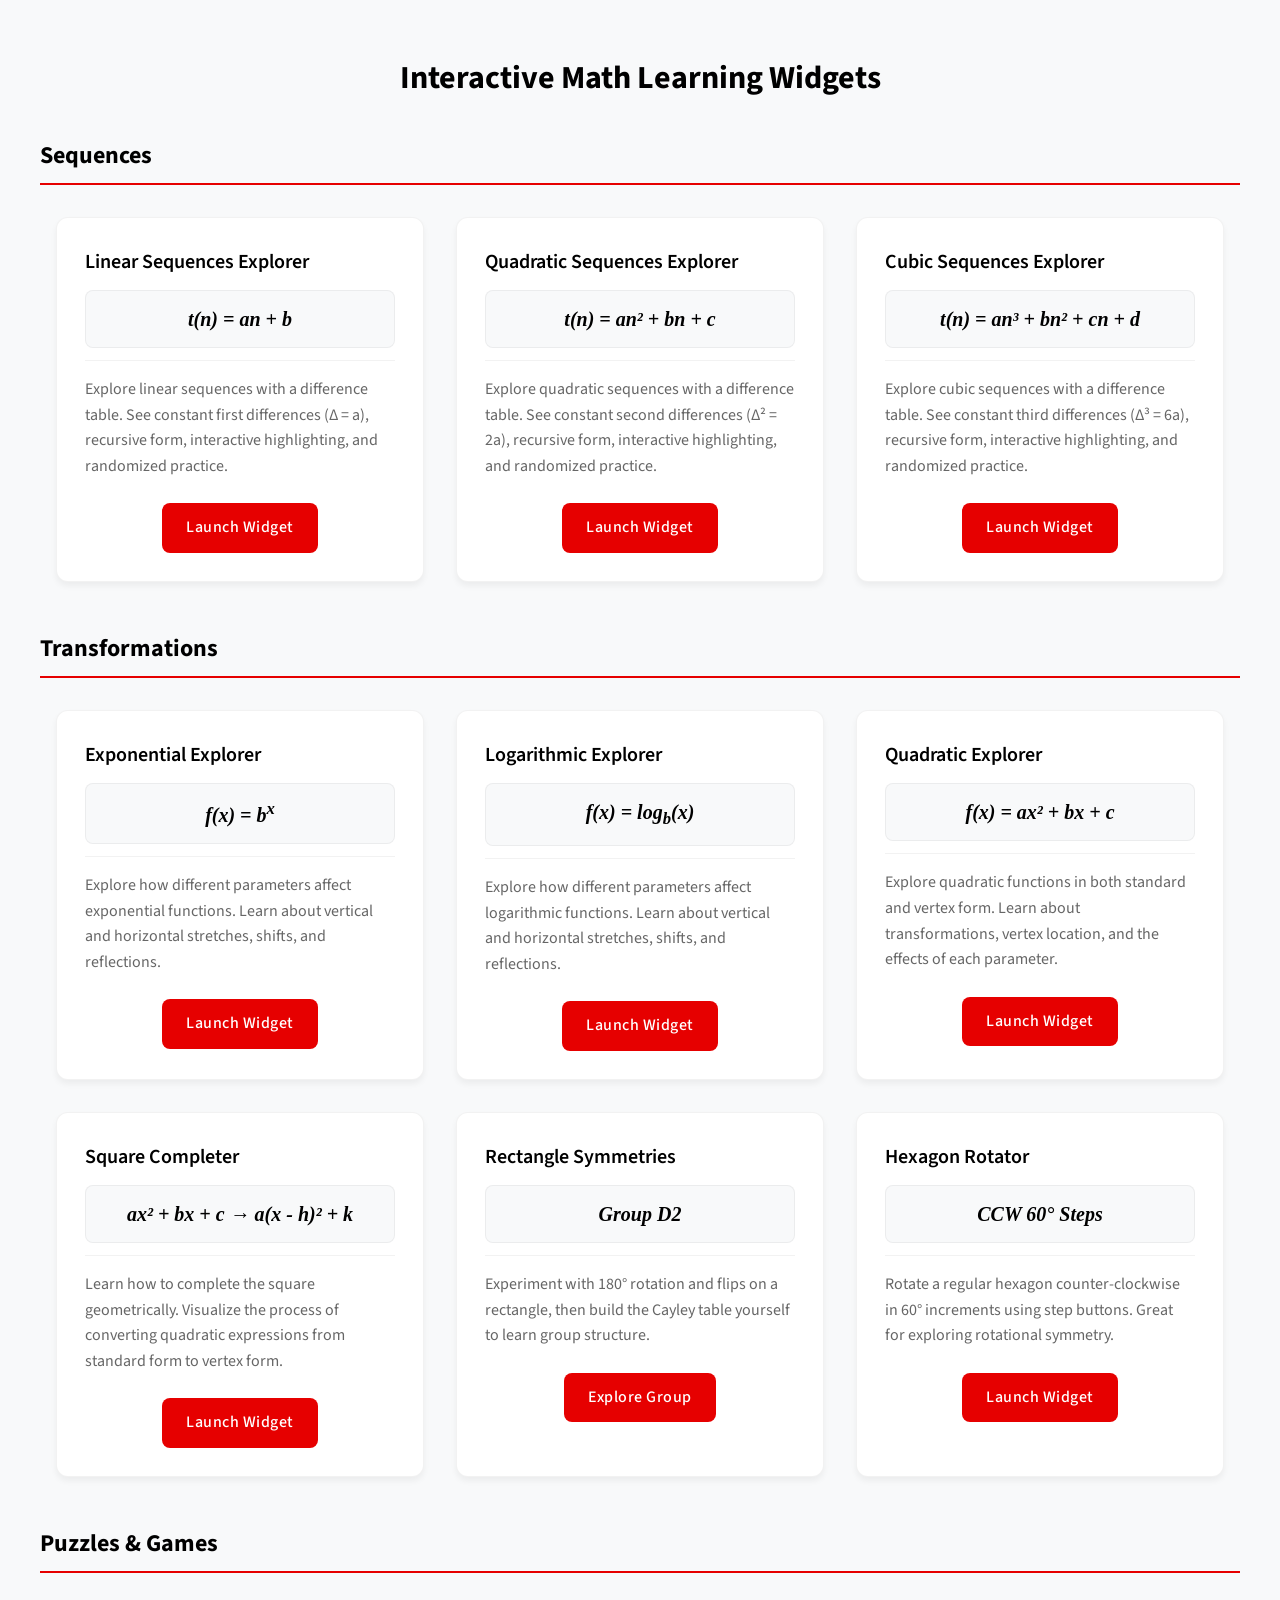
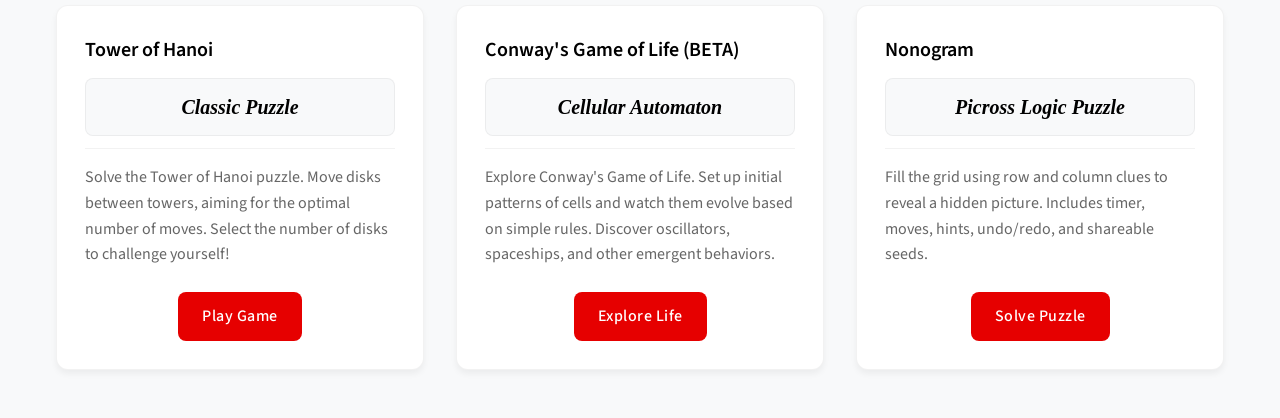
<file: index.html>
<!DOCTYPE html>
<html lang="en">

  <head>
    <meta charset="UTF-8" />
    <meta name="viewport" content="width=device-width, initial-scale=1.0" />
    <title>Math Learning Widgets</title>
    <link rel="preconnect" href="https://fonts.googleapis.com">
    <link rel="preconnect" href="https://fonts.gstatic.com" crossorigin>
    <link
      href="https://fonts.googleapis.com/css2?family=Source+Sans+Pro:wght@400;500;600;700&display=swap"
      rel="stylesheet">
    <style>
      body {
        font-family: 'Source Sans Pro', -apple-system, BlinkMacSystemFont, 'Segoe UI', Roboto, Oxygen, Ubuntu, Cantarell, sans-serif;
        line-height: 1.6;
        margin: 0;
        padding: 2rem;
        background-color: #f8f9fa;
      }

      .container {
        max-width: 1200px;
        margin: 0 auto;
      }

      h1 {
        color: #000000;
        text-align: center;
        margin-bottom: 2rem;
      }

      h2 {
        color: #000000;
        margin: 2rem 0 1rem;
        padding-bottom: 0.5rem;
        border-bottom: 2px solid #E60000;
      }

      .widgets-grid {
        display: grid;
        grid-template-columns: repeat(auto-fill, minmax(300px, 1fr));
        gap: 2rem;
        padding: 1rem;
      }

      .widget-card {
        background: white;
        border-radius: 12px;
        padding: 1.75rem;
        box-shadow: 0 4px 6px rgba(0, 0, 0, 0.05);
        transition: all 0.3s ease;
        text-decoration: none;
        color: inherit;
        display: block;
        border: 1px solid rgba(0, 0, 0, 0.05);
      }

      .widget-card:hover {
        transform: translateY(-5px);
        box-shadow: 0 8px 15px rgba(0, 0, 0, 0.1);
        border-color: rgba(230, 0, 0, 0.2);
      }

      .widget-card .title-row {
        display: flex;
        flex-direction: column;
        margin-bottom: 1rem;
        padding-bottom: 0.75rem;
        border-bottom: 1px solid rgba(0, 0, 0, 0.05);
      }

      .widget-card h3 {
        color: #000000;
        margin: 0;
        font-size: 1.25rem;
        font-weight: 600;
      }

      .widget-card p {
        color: #666;
        margin-bottom: 1.5rem;
        line-height: 1.6;
      }

      .widget-card .function {
        font-family: 'Times New Roman', serif;
        font-style: italic;
        color: #000000;
        font-weight: 600;
        font-size: 1.25rem;
        background: #f8f9fa;
        padding: 0.75rem;
        border-radius: 8px;
        margin-top: 0.75rem;
        text-align: center;
        border: 1px solid rgba(0, 0, 0, 0.05);
      }

      .widget-card:hover .function {
        background: #F0B800;
        border-color: rgba(0, 0, 0, 0.1);
        color: #000000;
      }

      .widget-card .button {
        display: block;
        background-color: #E60000;
        color: white;
        padding: 0.75rem 1.5rem;
        text-decoration: none;
        border-radius: 8px;
        transition: all 0.2s ease;
        text-align: center;
        width: fit-content;
        margin: 0 auto;
        font-weight: 500;
        letter-spacing: 0.5px;
      }

      .widget-card:hover .button {
        background-color: #cc0000;
        transform: translateY(-2px);
        box-shadow: 0 4px 8px rgba(230, 0, 0, 0.2);
      }
    </style>
  </head>

  <body>
    <div class="container">
      <h1>Interactive Math Learning Widgets</h1>

      <h2>Sequences</h2>
      <div class="widgets-grid">
        <a href="widgets/linear-sequences/linear-sequences.html" class="widget-card">
          <div class="title-row">
            <h3>Linear Sequences Explorer</h3>
            <div class="function">t(n) = an + b</div>
          </div>
          <p>Explore linear sequences with a difference table. See constant first differences (Δ = a), recursive form, interactive highlighting, and randomized practice.</p>
          <span class="button">Launch Widget</span>
        </a>
        <a href="widgets/quadratic-sequences/quadratic-differences.html" class="widget-card">
          <div class="title-row">
            <h3>Quadratic Sequences Explorer</h3>
            <div class="function">t(n) = an² + bn + c</div>
          </div>
          <p>Explore quadratic sequences with a difference table. See constant second differences (Δ² = 2a), recursive form, interactive highlighting, and randomized practice.</p>
          <span class="button">Launch Widget</span>
        </a>
        <a href="widgets/cubic-sequences/cubic-sequences.html" class="widget-card">
          <div class="title-row">
            <h3>Cubic Sequences Explorer</h3>
            <div class="function">t(n) = an³ + bn² + cn + d</div>
          </div>
          <p>Explore cubic sequences with a difference table. See constant third differences (Δ³ = 6a), recursive form, interactive highlighting, and randomized practice.</p>
          <span class="button">Launch Widget</span>
        </a>
      </div>

      <h2>Transformations</h2>
      <div class="widgets-grid">
        <a href="widgets/exponential-explorer/exponential-transformations.html" class="widget-card">
          <div class="title-row">
            <h3>Exponential Explorer</h3>
            <div class="function">f(x) = b<sup>x</sup></div>
          </div>
          <p>Explore how different parameters affect exponential functions. Learn about vertical and
            horizontal stretches, shifts, and reflections.</p>
          <span class="button">Launch Widget</span>
        </a>
        <a href="widgets/logarithmic-explorer/logarithmic-transformations.html" class="widget-card">
          <div class="title-row">
            <h3>Logarithmic Explorer</h3>
            <div class="function">f(x) = log<sub>b</sub>(x)</div>
          </div>
          <p>Explore how different parameters affect logarithmic functions. Learn about vertical and
            horizontal stretches, shifts, and reflections.</p>
          <span class="button">Launch Widget</span>
        </a>
        <a href="widgets/quadratic-explorer/quadratic-transformations.html" class="widget-card">
          <div class="title-row">
            <h3>Quadratic Explorer</h3>
            <div class="function">f(x) = ax² + bx + c</div>
          </div>
          <p>Explore quadratic functions in both standard and vertex form. Learn about
            transformations, vertex location, and the effects of each parameter.</p>
          <span class="button">Launch Widget</span>
        </a>
        <a href="widgets/square-completer/square-completer.html" class="widget-card">
          <div class="title-row">
            <h3>Square Completer</h3>
            <div class="function">ax² + bx + c → a(x - h)² + k</div>
          </div>
          <p>Learn how to complete the square geometrically. Visualize the process of converting
            quadratic expressions from standard form to vertex form.</p>
          <span class="button">Launch Widget</span>
        </a>
        <a href="widgets/rectangle-rotator/rectangle-rotator.html" class="widget-card">
          <div class="title-row">
            <h3>Rectangle Symmetries</h3>
            <div class="function">Group D2</div>
          </div>
          <p>Experiment with 180° rotation and flips on a rectangle, then build the Cayley table yourself to learn group structure.</p>
          <span class="button">Explore Group</span>
        </a>
        <a href="widgets/hexagon-rotator/hexagon-rotator.html" class="widget-card">
          <div class="title-row">
            <h3>Hexagon Rotator</h3>
            <div class="function">CCW 60° Steps</div>
          </div>
          <p>Rotate a regular hexagon counter-clockwise in 60° increments using step buttons. Great for exploring rotational symmetry.</p>
          <span class="button">Launch Widget</span>
        </a>
      </div>

      <h2>Puzzles & Games</h2>
      <div class="widgets-grid">
        <a href="widgets/hanoi-tower/hanoi-tower.html" class="widget-card">
          <div class="title-row">
            <h3>Tower of Hanoi</h3>
            <div class="function">Classic Puzzle</div>
          </div>
          <p>Solve the Tower of Hanoi puzzle. Move disks between towers, aiming for the optimal number of moves. Select the number of disks to challenge yourself!</p>
          <span class="button">Play Game</span>
        </a>
        <a href="widgets/game-of-life/game-of-life.html" class="widget-card">
          <div class="title-row">
            <h3>Conway's Game of Life (BETA)</h3>
            <div class="function">Cellular Automaton</div>
          </div>
          <p>Explore Conway's Game of Life. Set up initial patterns of cells and watch them evolve based on simple rules. Discover oscillators, spaceships, and other emergent behaviors.</p>
          <span class="button">Explore Life</span>
        </a>
        <a href="widgets/nonogram/nonogram.html" class="widget-card">
          <div class="title-row">
            <h3>Nonogram</h3>
            <div class="function">Picross Logic Puzzle</div>
          </div>
          <p>Fill the grid using row and column clues to reveal a hidden picture. Includes timer, moves, hints, undo/redo, and shareable seeds.</p>
          <span class="button">Solve Puzzle</span>
        </a>
      </div>

    </div>
  </body>

</html>
</file>
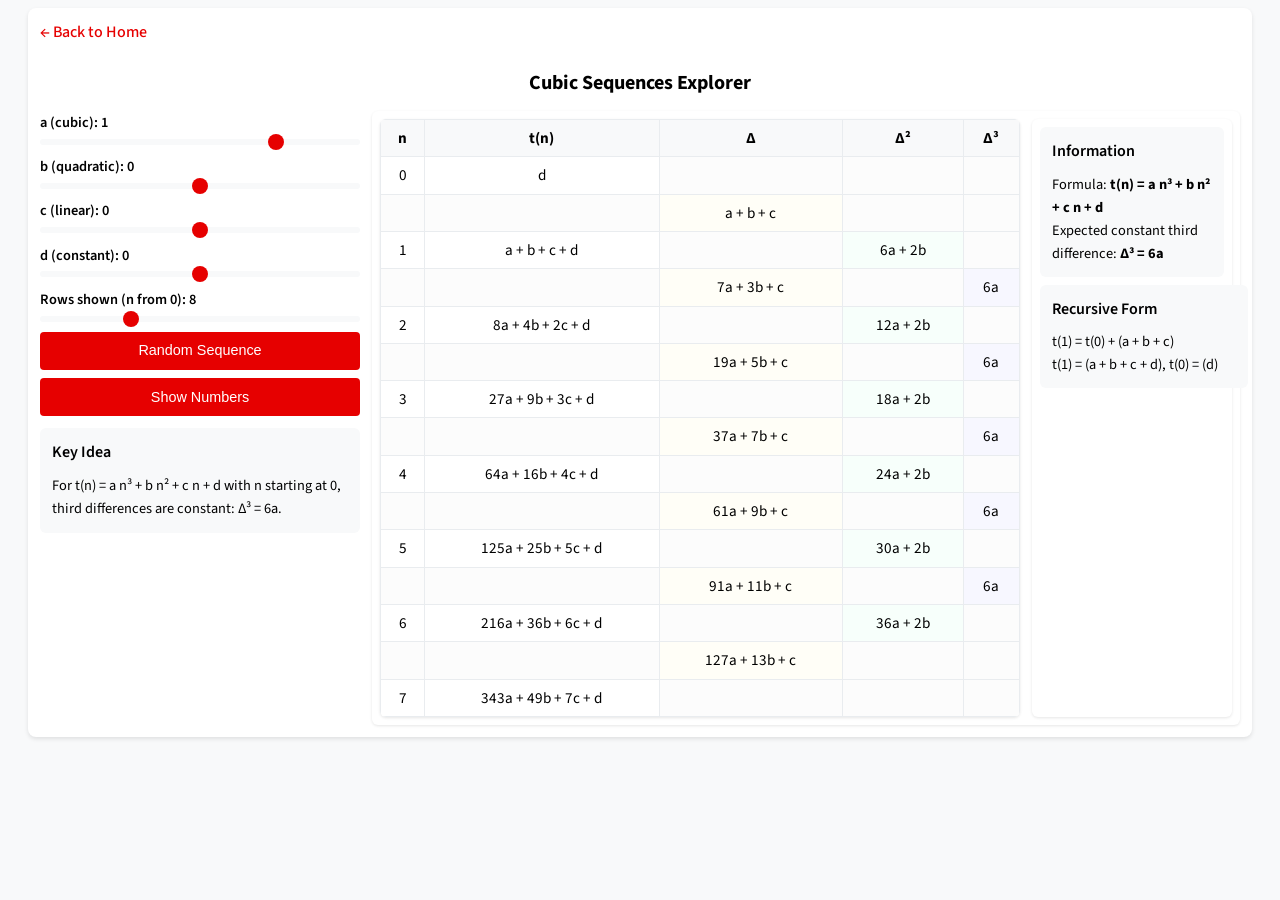
<file: widgets/cubic-sequences/cubic-sequences.html>
<!DOCTYPE html>
<html lang="en">
<head>
  <meta charset="UTF-8" />
  <meta name="viewport" content="width=device-width, initial-scale=1.0" />
  <title>Cubic Sequences Explorer</title>
  <link rel="preconnect" href="https://fonts.googleapis.com">
  <link rel="preconnect" href="https://fonts.gstatic.com" crossorigin>
  <link href="https://fonts.googleapis.com/css2?family=Source+Sans+Pro:wght@400;500;600;700&display=swap" rel="stylesheet">
  <link rel="stylesheet" href="../shared/styles.css">
  <style>
    .table-wrap { overflow-x: auto; background: #fff; border-radius: 6px; box-shadow: 0 1px 3px rgba(0,0,0,0.1); }
    table.difftable { width: 100%; border-collapse: collapse; min-width: 640px; }
    .difftable th, .difftable td { border: 1px solid #e9ecef; padding: 6px 8px; text-align: center; font-size: 0.95rem; color: #000000; vertical-align: middle; }
    .difftable th { background: #f8f9fa; }
    .difftable td.blank { background: #fcfcfc; color: #ccc; }
    .difftable td.offset-d1 { background: #fffef7; }
    .difftable td.offset-d2 { background: #f7fffb; }
    .difftable td.offset-d3 { background: #f7f7ff; }
    .t-cell, .d1-cell, .d2-cell, .d3-cell { cursor: pointer; }
    .hl-t { background: #ffefd6 !important; box-shadow: inset 0 0 0 2px #F0B800; }
    .hl-d1 { background: #e6f7ff !important; box-shadow: inset 0 0 0 2px #00A3FF; }
    .hl-d2 { background: #e8ffe8 !important; box-shadow: inset 0 0 0 2px #00B800; }
    .hl-d3 { background: #efe6ff !important; box-shadow: inset 0 0 0 2px #7a5cff; }
    .hl-selected { background: #fff1a8 !important; box-shadow: inset 0 0 0 3px #000000; }

    .panels { display: grid; grid-template-columns: 1fr; gap: 0.75rem; }
    @media (min-width: 900px) { .panels { grid-template-columns: 1.2fr 1fr; } }
    .info-panel { background: #fff; border-radius: 6px; padding: 0.5rem; box-shadow: 0 1px 3px rgba(0,0,0,0.1); }
  </style>
</head>
<body>
  <div class="container">
    <a class="back-link" href="../../index.html">← Back to Home</a>
    <h1>Cubic Sequences Explorer</h1>

    <div class="controls-container">
      <aside class="sidebar">
        <div class="controls">
          <div class="control">
            <label for="aRange">a (cubic): <span id="aVal" class="inline-val">1</span></label>
            <input id="aRange" type="range" min="-2" max="2" step="1" value="1" />
          </div>
          <div class="control">
            <label for="bRange">b (quadratic): <span id="bVal" class="inline-val">0</span></label>
            <input id="bRange" type="range" min="-5" max="5" step="1" value="0" />
          </div>
          <div class="control">
            <label for="cRange">c (linear): <span id="cVal" class="inline-val">0</span></label>
            <input id="cRange" type="range" min="-10" max="10" step="1" value="0" />
          </div>
          <div class="control">
            <label for="dRange">d (constant): <span id="dVal" class="inline-val">0</span></label>
            <input id="dRange" type="range" min="-20" max="20" step="1" value="0" />
          </div>
          <div class="control">
            <label for="rowsRange">Rows shown (n from 0): <span id="rowsVal" class="inline-val">8</span></label>
            <input id="rowsRange" type="range" min="5" max="16" step="1" value="8" />
          </div>
          <div class="control">
            <button id="btnRandom" class="widget-action-button">Random Sequence</button>
          </div>
          <div class="control">
            <button id="btnToggleMode" class="widget-action-button">Show Numbers</button>
          </div>
        </div>
        <div class="info">
          <h3>Key Idea</h3>
          <p>For t(n) = a n³ + b n² + c n + d with n starting at 0, third differences are constant: Δ³ = 6a.</p>
        </div>
      </aside>

      <main class="chartarea">
        <div class="panels">
          <section>
            <div class="table-wrap">
              <table id="diffTable" class="difftable"></table>
            </div>
          </section>
          <section class="info-panel">
            <div class="info" style="margin-bottom: 0.5rem;">
              <h3>Information</h3>
              <div class="summary" style="margin-top: 0;">
                <div>Formula: <strong>t(n) = a n³ + b n² + c n + d</strong></div>
                <div>Expected constant third difference: <strong>Δ³ = 6a</strong></div>
              </div>
            </div>
            <div id="recursionPanel"></div>
          </section>
        </div>
      </main>
    </div>
  </div>

  <script type="module" src="cubic-sequences.js"></script>
</body>
</html>
</file>
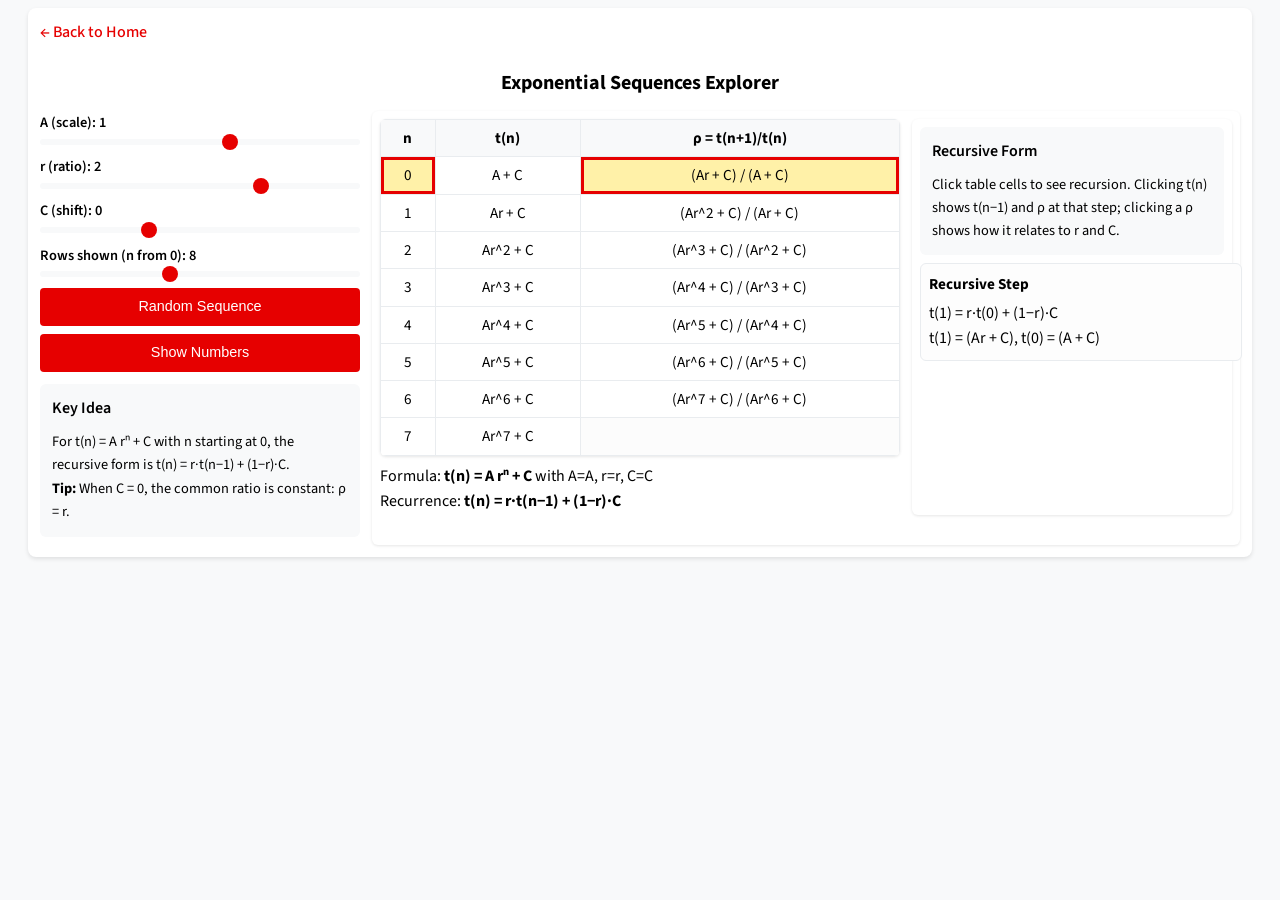
<file: widgets/exponential-sequences/exponential-sequences.html>
<!DOCTYPE html>
<html lang="en">
<head>
  <meta charset="UTF-8" />
  <meta name="viewport" content="width=device-width, initial-scale=1.0" />
  <title>Exponential Sequences Explorer</title>
  <link rel="preconnect" href="https://fonts.googleapis.com">
  <link rel="preconnect" href="https://fonts.gstatic.com" crossorigin>
  <link href="https://fonts.googleapis.com/css2?family=Source+Sans+Pro:wght@400;500;600;700&display=swap" rel="stylesheet">
  <link rel="stylesheet" href="../shared/styles.css">
  <style>
    .table-wrap {
      overflow-x: auto;
      background: white;
      border-radius: 6px;
      box-shadow: 0 1px 3px rgba(0,0,0,0.1);
    }
    table.ratiotable {
      width: 100%;
      border-collapse: collapse;
      min-width: 520px;
    }
    .ratiotable th, .ratiotable td {
      border: 1px solid #e9ecef;
      padding: 6px 8px;
      text-align: center;
      font-size: 0.95rem;
      color: #000000;
      vertical-align: middle;
    }
    .ratiotable th { background: #f8f9fa; }
    .ratiotable td.blank { background: #fcfcfc; color: #ccc; }

    /* Interactivity */
    .t-cell, .r-cell { cursor: pointer; }
    .hl-t { background: #ffefd6 !important; box-shadow: inset 0 0 0 2px #F0B800; }
    .hl-r { background: #e6f7ff !important; box-shadow: inset 0 0 0 2px #00A3FF; }
    .hl-selected { background: #fff1a8 !important; box-shadow: inset 0 0 0 3px #000000; }
    .hl-base { background: #fff1a8 !important; box-shadow: inset 0 0 0 3px #E60000; }

    .summary { margin-top: 0.5rem; color: #000000; }
    .summary strong { color: #000000; }

    .panels {
      display: grid;
      grid-template-columns: 1fr;
      gap: 0.75rem;
    }
    @media (min-width: 900px) {
      .panels { grid-template-columns: 1.2fr 1fr; }
    }

    .stars-panel {
      background: #fff;
      border-radius: 6px;
      padding: 0.5rem 0.5rem 0.25rem 0.5rem;
      box-shadow: 0 1px 3px rgba(0,0,0,0.1);
    }
    .stars-steps {
      display: grid;
      grid-template-columns: repeat(2, minmax(0, 1fr));
      gap: 0.5rem;
    }
    .step {
      border: 1px solid #e9ecef;
      border-radius: 6px;
      padding: 0.5rem;
      background: #fdfdfd;
    }
    .step h4 {
      margin: 0 0 0.25rem 0;
      font-size: 0.95rem;
      color: #000000;
      display: flex;
      justify-content: space-between;
      align-items: center;
    }
    .step .value { font-weight: 700; color: #E60000; font-size: 0.95rem; }
  </style>
</head>
<body>
  <div class="container">
    <a class="back-link" href="../../index.html">← Back to Home</a>
    <h1>Exponential Sequences Explorer</h1>

    <div class="controls-container">
      <aside class="sidebar">
        <div class="controls">
          <div class="control">
            <label for="ARange">A (scale): <span id="AVal" class="inline-val">1</span></label>
            <input id="ARange" type="range" min="-5" max="5" step="1" value="1" />
          </div>
          <div class="control">
            <label for="rRange">r (ratio): <span id="rVal" class="inline-val">2</span></label>
            <input id="rRange" type="range" min="-5" max="5" step="1" value="2" />
          </div>
          <div class="control">
            <label for="CRange">C (shift): <span id="CVal" class="inline-val">0</span></label>
            <input id="CRange" type="range" min="-10" max="20" step="1" value="0" />
          </div>
          <div class="control">
            <label for="rowsRange">Rows shown (n from 0): <span id="rowsVal" class="inline-val">8</span></label>
            <input id="rowsRange" type="range" min="4" max="14" step="1" value="8" />
          </div>
          <div class="control">
            <button id="btnRandom" class="widget-action-button">Random Sequence</button>
          </div>
          <div class="control">
            <button id="btnToggleMode" class="widget-action-button">Show Numbers</button>
          </div>
        </div>
        <div class="info">
          <h3>Key Idea</h3>
          <p>For t(n) = A rⁿ + C with n starting at 0, the recursive form is t(n) = r·t(n−1) + (1−r)·C.</p>
          <p><strong>Tip:</strong> When C = 0, the common ratio is constant: ρ = r.</p>
        </div>
      </aside>

      <main class="chartarea">
        <div class="panels">
          <section>
            <div class="table-wrap">
              <table id="ratioTable" class="ratiotable"></table>
            </div>
            <div class="summary">
              <div>Formula: <strong>t(n) = A rⁿ + C</strong> with A=<span id="sA">1</span>, r=<span id="sr">2</span>, C=<span id="sC">0</span></div>
              <div>Recurrence: <strong>t(n) = r·t(n−1) + (1−r)·C</strong></div>
            </div>
          </section>

          <section class="stars-panel">
            <div class="info" style="margin-bottom: 0.5rem;">
              <h3>Recursive Form</h3>
              <p>Click table cells to see recursion. Clicking t(n) shows t(n−1) and ρ at that step; clicking a ρ shows how it relates to r and C.</p>
            </div>
            <div id="recursionPanel" class="stars-steps"></div>
          </section>
        </div>
      </main>
    </div>
  </div>

  <script type="module" src="exponential-sequences.js"></script>
</body>
</html>
</file>
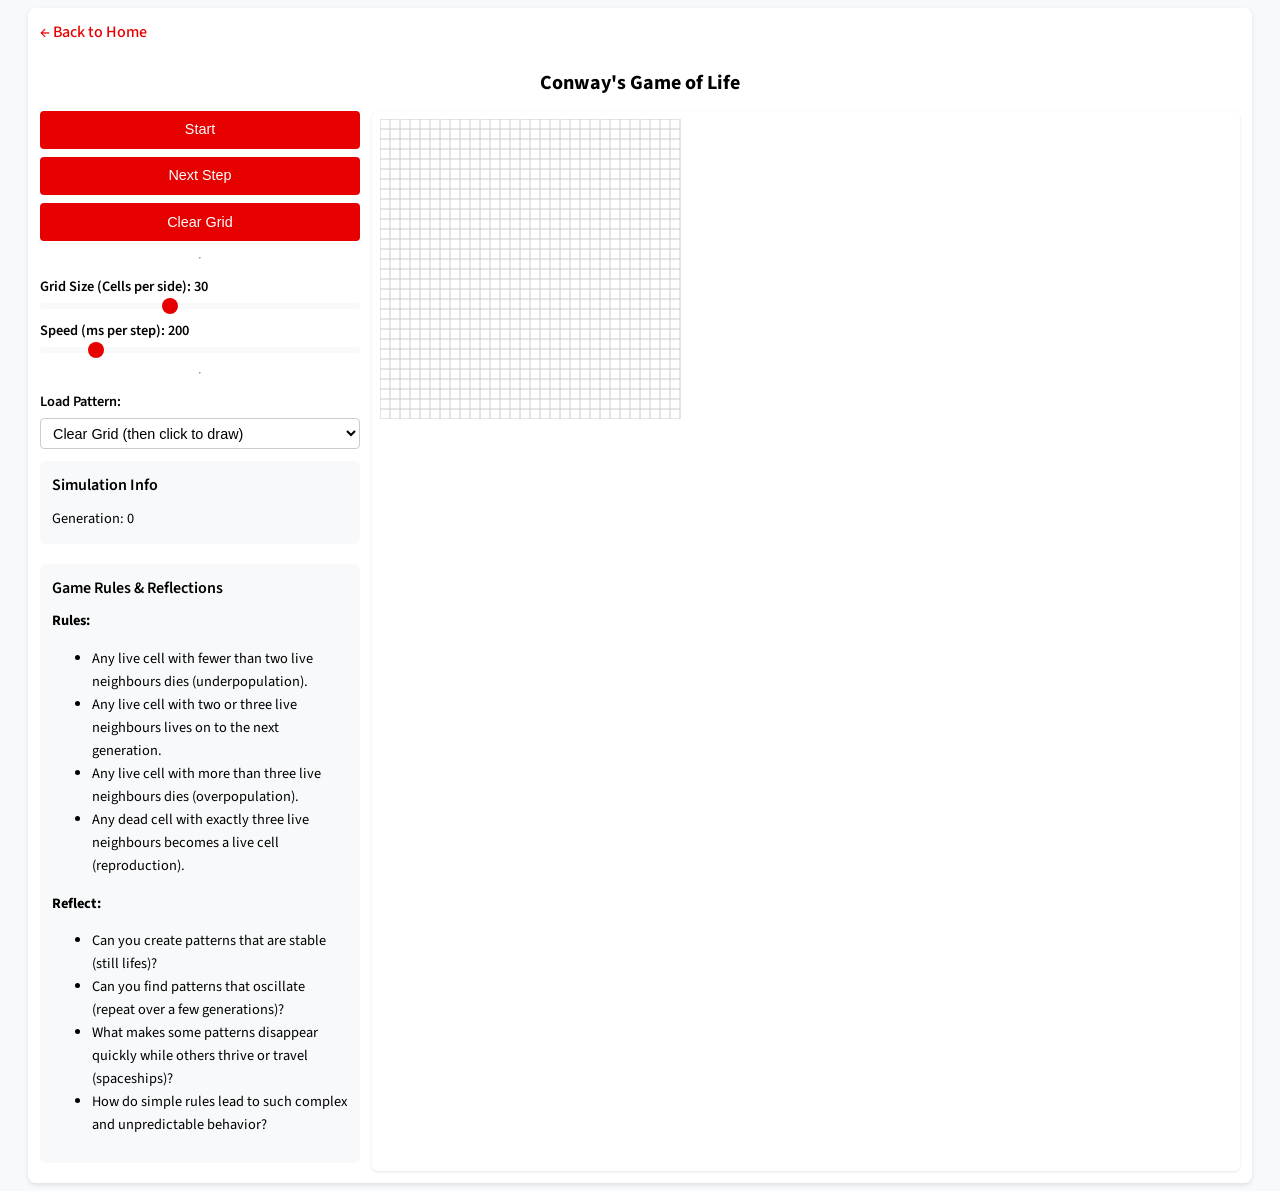
<file: widgets/game-of-life/game-of-life.html>
<!DOCTYPE html>
<html lang="en">
<head>
  <meta charset="UTF-8" />
  <meta name="viewport" content="width=device-width, initial-scale=1.0" />
  <title>Conway's Game of Life</title>
  <link rel="preconnect" href="https://fonts.googleapis.com">
  <link rel="preconnect" href="https://fonts.gstatic.com" crossorigin>
  <link href="https://fonts.googleapis.com/css2?family=Source+Sans+Pro:wght@400;500;600;700&display=swap" rel="stylesheet">
  <link rel="stylesheet" href="../shared/styles.css">
  <style>
    /* Removed local styles for .game-of-life-canvas-container and canvas#gameOfLifeCanvas 
       as shared .chartarea and canvas styles should now apply correctly. 
       The .chartarea will define the viewport, and canvas will have fixed height from shared.
    */
    /* .game-of-life-canvas-container { ... } */
    /* canvas#gameOfLifeCanvas { ... } */

    .sidebar .info p .info-value {
        font-weight: normal; /* For values like generation count */
    }
    .pattern-select {
        width: 100%;
        padding: 0.35rem 0.5rem;
        font-size: 0.9rem;
        border-radius: 4px;
        border: 1px solid #ccc;
        background-color: white;
        margin-top: 0.2rem;
    }

    @media (max-width: 768px) {
        /* Removed local mobile override for .game-of-life-canvas-container height */
        /* ... rest of mobile styles ... */
    }
  </style>
</head>
<body>
  <div class="container">
    <a href="../../index.html" class="back-link">← Back to Home</a>
    <h1>Conway's Game of Life</h1>

    <div class="controls-container">
      <aside class="sidebar">
        <div class="controls">
          <div class="control button-group" style="gap: 0.5rem;">
            <button id="startPauseButton" class="widget-action-button" style="flex-grow:1;">Start</button>
            <button id="nextStepButton" class="widget-action-button" style="flex-grow:1;">Next Step</button>
          </div>
          <div class="control">
            <button id="resetClearButton" class="widget-action-button">Clear Grid</button>
          </div>
          <hr>
          <div class="control">
            <label for="gridSizeSlider">Grid Size (Cells per side): <span id="gridSizeDisplay">30</span></label>
            <input id="gridSizeSlider" type="range" min="10" max="60" step="5" value="30" />
          </div>
          <div class="control">
            <label for="speedSlider">Speed (ms per step): <span id="speedDisplay">200</span></label>
            <input id="speedSlider" type="range" min="50" max="1000" step="50" value="200" />
          </div>
          <hr>
          <div class="control">
            <label for="patternSelect">Load Pattern:</label>
            <select id="patternSelect" class="pattern-select">
              <option value="clear">Clear Grid (then click to draw)</option>
              <option value="glider">Glider</option>
              <option value="blinker">Blinker (period 2)</option>
              <option value="toad">Toad (period 2)</option>
              <option value="beacon">Beacon (period 2)</option>
              <option value="pulsar">Pulsar (period 3)</option>
              <option value="lwss">Lightweight Spaceship (LWSS)</option>
              <option value="gosperglidergun">Gosper Glider Gun</option>
              <option value="rpentomino">R-pentomino</option>
              <option value="diehard">Diehard</option>
              <option value="acorn">Acorn</option>
            </select>
          </div>
        </div>

        <div class="info">
          <h3>Simulation Info</h3>
          <p>Generation: <span id="generationDisplay" class="info-value">0</span></p>
        </div>

        <!-- New Game Rules Info Box -->
        <div class="info" id="gameRulesInfo">
          <h3>Game Rules & Reflections</h3>
          <p><strong>Rules:</strong></p>
          <ul>
            <li>Any live cell with fewer than two live neighbours dies (underpopulation).</li>
            <li>Any live cell with two or three live neighbours lives on to the next generation.</li>
            <li>Any live cell with more than three live neighbours dies (overpopulation).</li>
            <li>Any dead cell with exactly three live neighbours becomes a live cell (reproduction).</li>
          </ul>
          <p><strong>Reflect:</strong></p>
          <ul>
            <li>Can you create patterns that are stable (still lifes)?</li>
            <li>Can you find patterns that oscillate (repeat over a few generations)?</li>
            <li>What makes some patterns disappear quickly while others thrive or travel (spaceships)?</li>
            <li>How do simple rules lead to such complex and unpredictable behavior?</li>
          </ul>
        </div>

      </aside>
      
      <main class="chartarea game-of-life-canvas-container"> 
        <canvas id="gameOfLifeCanvas"></canvas>
      </main>
    </div>
  </div>

  <script type="module" src="game-of-life.js"></script>
</body>
</html>
</file>
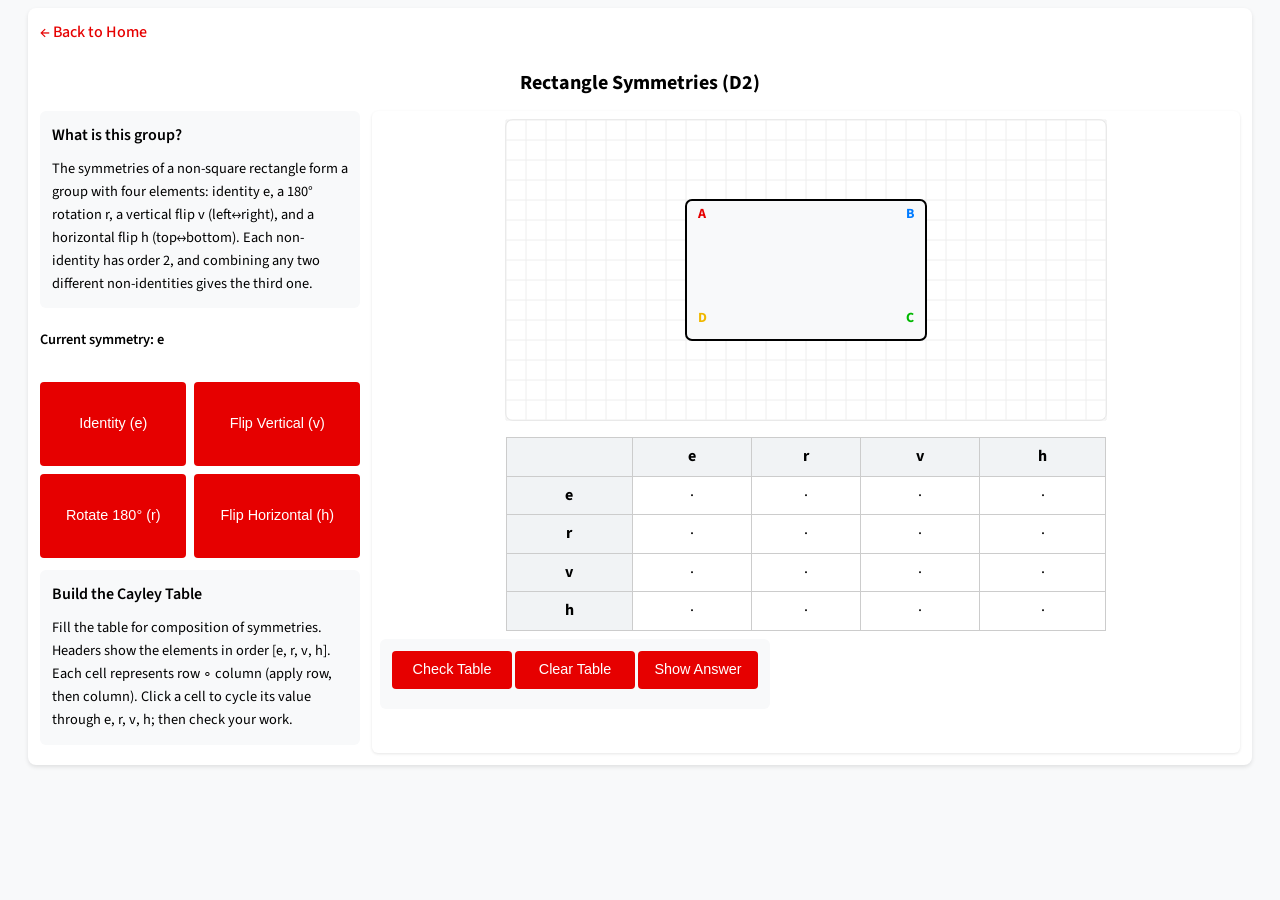
<file: widgets/group-theory/group-theory.html>
<!DOCTYPE html>
<html lang="en">
<head>
  <meta charset="UTF-8" />
  <meta name="viewport" content="width=device-width, initial-scale=1.0" />
  <title>Group Theory: Rectangle Symmetries (D2)</title>
  <link rel="preconnect" href="https://fonts.googleapis.com">
  <link rel="preconnect" href="https://fonts.gstatic.com" crossorigin>
  <link href="https://fonts.googleapis.com/css2?family=Source+Sans+Pro:wght@400;500;600;700&display=swap" rel="stylesheet">
  <link rel="stylesheet" href="../shared/styles.css">
  <style>
    .canvas-area svg {
      width: 100%;
      max-width: 600px;
      height: 300px;
      display: block;
      margin: 0 auto;
      background: #fff;
      border: 1px solid rgba(0,0,0,0.1);
      border-radius: 8px;
      overflow: visible;
    }
    .canvas-area { perspective: 800px; }
    .grid-line { stroke: #eee; stroke-width: 1; }
    .rect-shape { fill: #f8f9fa; stroke: #000; stroke-width: 2; }
    .corner-label { font-size: 14px; font-weight: 700; fill: #000; pointer-events: none; }
    #labelA { fill: #E60000; }
    #labelB { fill: #007bff; }
    #labelC { fill: #00B800; }
    #labelD { fill: #F0B800; }
    #rectOuter, #rectInner { 
      transform-box: fill-box; 
      transform-origin: center;
    }
    #rectInner { transform-style: preserve-3d; }

    .sidebar .button-group { display: flex; gap: 0.5rem; margin-top: 1rem; flex-wrap: wrap; }
    .sidebar .button-group > .widget-action-button { flex: 1 1 46%; }

    .cayley { width: 100%; max-width: 600px; margin: 1rem auto 0; border-collapse: collapse; }
    .cayley th, .cayley td { border: 1px solid #ccc; padding: 6px; text-align: center; }
    .cayley th { background: #f1f3f5; }
    .cayley .ok { background: #d4edda; }
    .cayley .bad { background: #f8d7da; }
    .legend { text-align: center; margin-top: 0.5rem; color: #666; }
  </style>
</head>
<body>
  <div class="container">
    <a href="../../index.html" class="back-link">← Back to Home</a>
    <h1>Rectangle Symmetries (D2)</h1>

    <div class="controls-container">
      <aside class="sidebar">
        <div class="info">
          <h3>What is this group?</h3>
          <p>The symmetries of a non-square rectangle form a group with four elements: identity e, a 180° rotation r, a vertical flip v (left↔right), and a horizontal flip h (top↔bottom). Each non-identity has order 2, and combining any two different non-identities gives the third one.</p>
        </div>
        <div class="controls">
          <div class="control">
            <label>Current symmetry: <span id="currentOp" class="info-readout">e</span></label>
          </div>
        </div>
        <div class="control button-group">
          <button id="btnIdentity" class="widget-action-button">Identity (e)</button>
          <button id="btnRotate" class="widget-action-button">Rotate 180° (r)</button>
          <button id="btnFlipV" class="widget-action-button">Flip Vertical (v)</button>
          <button id="btnFlipH" class="widget-action-button">Flip Horizontal (h)</button>
        </div>

        <div class="info">
          <h3>Build the Cayley Table</h3>
          <p>Fill the table for composition of symmetries. Headers show the elements in order [e, r, v, h]. Each cell represents row ∘ column (apply row, then column). Click a cell to cycle its value through e, r, v, h; then check your work.</p>
        </div>
      </aside>

      <main class="chartarea canvas-area">
        <svg id="gtSvg" viewBox="0 0 600 300">
          <!-- grid -->
          <g id="grid"></g>
          <!-- rectangle + labels as one group for animation -->
          <g id="rectOuter" class="animRotate">
            <g id="rectInner">
              <rect id="rect" class="rect-shape" x="180" y="80" width="240" height="140" rx="6" ry="6"></rect>
              <!-- corner labels inside rectangle to avoid clipping -->
              <text id="labelA" class="corner-label" x="192" y="98">A</text>
              <text id="labelB" class="corner-label" x="408" y="98" text-anchor="end">B</text>
              <text id="labelC" class="corner-label" x="408" y="202" text-anchor="end">C</text>
              <text id="labelD" class="corner-label" x="192" y="202">D</text>
            </g>
          </g>
        </svg>

        <table id="cayley" class="cayley"></table>
        <div class="legend">
          <button id="btnCheck" class="widget-action-button">Check Table</button>
          <button id="btnClear" class="widget-action-button">Clear Table</button>
          <button id="btnShow" class="widget-action-button">Show Answer</button>
          <div id="checkMsg" style="margin-top:0.5rem;"></div>
        </div>
      </main>
    </div>
  </div>

  <script type="module" src="group-theory.js"></script>
</body>
</html>
</file>
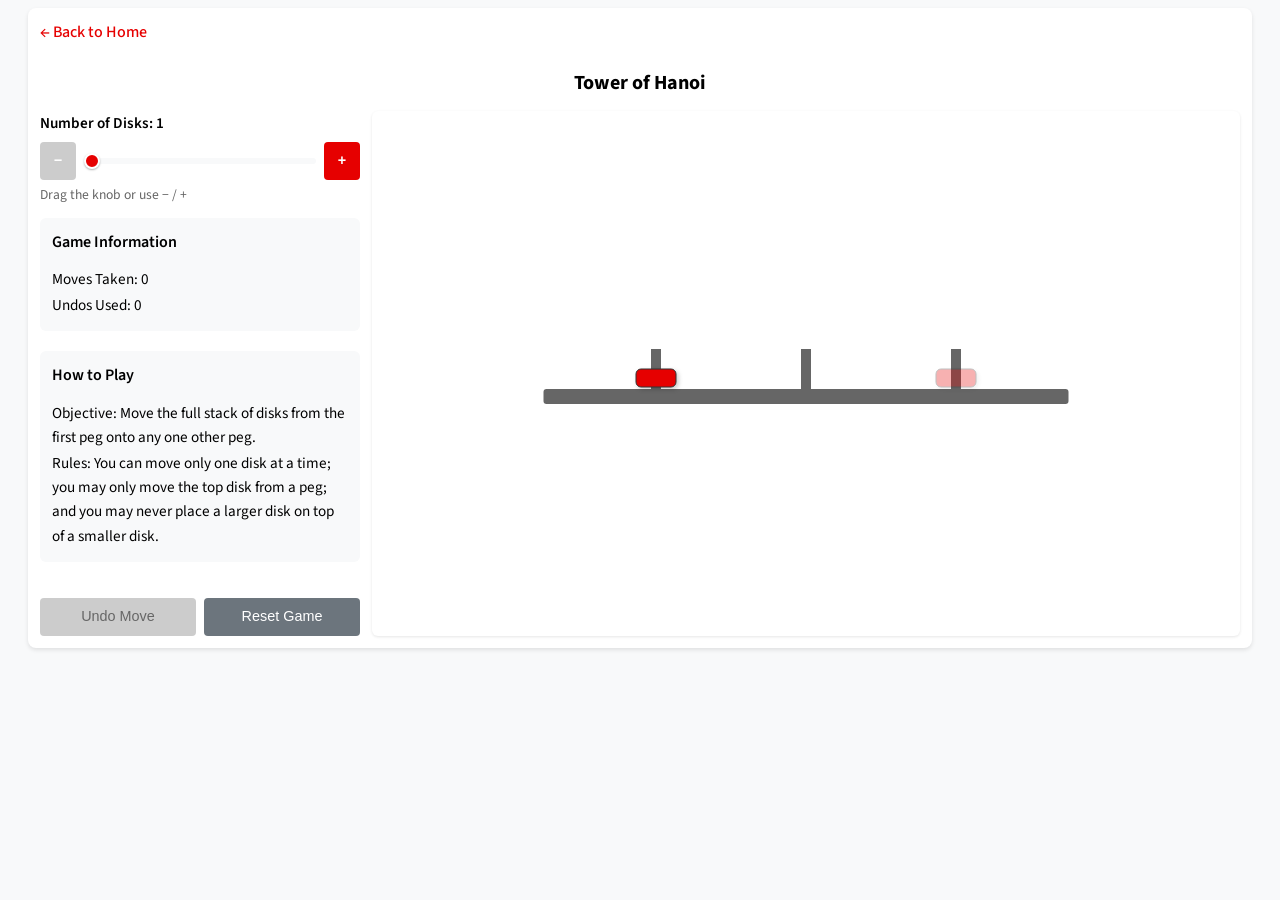
<file: widgets/hanoi-tower/hanoi-tower.html>
<!DOCTYPE html>
<html lang="en">
<head>
  <meta charset="UTF-8" />
  <meta name="viewport" content="width=device-width, initial-scale=1.0" />
  <title>Tower of Hanoi</title>
  <link rel="preconnect" href="https://fonts.googleapis.com">
  <link rel="preconnect" href="https://fonts.gstatic.com" crossorigin>
  <link href="https://fonts.googleapis.com/css2?family=Source+Sans+Pro:wght@400;500;600;700&display=swap" rel="stylesheet">
  <link rel="stylesheet" href="../shared/styles.css">
  <style>
    .hanoi-game-area svg {
      width: 100%;
      /* height: 100%; Will be controlled by .chartarea height - Changed */
      max-width: 600px; /* Cap at viewbox width */
      height: 300px;    /* Default height like canvas */
      display: block;
      margin: 0 auto;
    }
    .hanoi-tower {
      fill: #666; /* Tower color */
    }
    .hanoi-disk {
      stroke: #333;
      stroke-width: 1;
      filter: drop-shadow(2px 2px 2px rgba(0,0,0,0.2));
    }
    /* Disk colors - can add more for more disks */
    .disk-color-0 { fill: #E60000; } /* Red */
    .disk-color-1 { fill: #F0B800; } /* Yellow */
    .disk-color-2 { fill: #00B800; } /* Green */
    .disk-color-3 { fill: #007bff; } /* Blue */
    .disk-color-4 { fill: #6f42c1; } /* Purple */
    .disk-color-5 { fill: #fd7e14; } /* Orange */
    .disk-color-6 { fill: #20c997; } /* Teal */
    .disk-color-7 { fill: #e83e8c; } /* Pink */

    .hanoi-disk.selected {
      opacity: 0.7;
      stroke: #000;
      stroke-width: 2;
    }
    .info-readout {
      font-weight: normal;
    }
    .sidebar .control label, .sidebar .info p { /* Make labels and info text a bit more distinct */
        font-size: 0.95rem;
    }
     .sidebar .info h3 { /* Match other info boxes */
        margin-bottom: 0.75rem;
    }

    /* Make standalone widget action buttons in sidebar controls full width, 
       EXCEPT if they are in a .button-group */
    .sidebar .control:not(.button-group) > .widget-action-button {
        width: 100%;
    }

    /* Styles for a group of buttons */
    .sidebar .button-group {
        display: flex;
        flex-direction: row; /* Ensure side-by-side */
        gap: 0.5rem;
        margin-top: 1rem; 
    }
    .sidebar .button-group > .widget-action-button {
        flex-grow: 1;
        flex-basis: 0; /* Distribute space equally */
    }

    /* Specific button styling */
    #undoButton {
        background-color: #F0B800; /* Default Yellow */
        color: #000000; /* Black text on yellow */
    }
    #undoButton:hover {
        background-color: #F0B800; /* Hover Yellow (can be slightly different if desired) */
        color: #000000; 
        /* filter: brightness(90%); */ /* Example for a subtle hover change */
    }
    #undoButton:disabled {
        background-color: #ccc !important; /* Ensure disabled style overrides default yellow */
        color: #666 !important;
    }

    #resetButton {
        background-color: #6c757d; /* Default Gray */
        color: white;
    }
    #resetButton:hover {
        background-color: #E60000; /* Hover Red (from original .widget-action-button hover) */
        color: white;
    }

    .hanoi-win {
      display: none;
      max-width: 600px;
      margin: 0.75rem auto 0;
      padding: 0.75rem 1rem;
      background: #28a745;
      color: #fff;
      border: 1px solid #155724;
      border-radius: 8px;
      text-align: center;
      font-weight: 600;
    }

    .hanoi-disk.invalid-move-shake {
      animation: shake 0.5s cubic-bezier(.36,.07,.19,.97) both;
      transform: translate3d(0, 0, 0);
    }
    @keyframes shake {
      10%, 90% { transform: translate3d(-1px, 0, 0); }
      20%, 80% { transform: translate3d(2px, 0, 0); }
      30%, 50%, 70% { transform: translate3d(-4px, 0, 0); }
      40%, 60% { transform: translate3d(4px, 0, 0); }
    }

    /* Slider control group and styling for better affordance */
    .slider-control-group {
      display: flex;
      align-items: center;
      gap: 0.5rem;
      margin-top: 0.25rem;
    }
    .slider-control-group input[type="range"] {
      flex: 1 1 auto;
    }
    .step-button {
      min-width: 2.25rem;
      padding-left: 0.5rem;
      padding-right: 0.5rem;
      font-weight: 700;
    }
    .slider-hint {
      font-size: 0.85rem;
      color: #666;
      margin-top: 0.25rem;
    }

    /* Make the range slider look draggable (WebKit/Blink) */
    input[type="range"] {
      -webkit-appearance: none;
      appearance: none;
      height: 6px;
      background: #ddd;
      border-radius: 6px;
      outline: none;
    }
    input[type="range"]:hover {
      background: #ccc;
    }
    input[type="range"]::-webkit-slider-thumb {
      -webkit-appearance: none;
      appearance: none;
      width: 18px;
      height: 18px;
      border-radius: 50%;
      background: #007bff;
      border: 2px solid white;
      box-shadow: 0 1px 2px rgba(0,0,0,0.3);
      cursor: grab;
    }
    input[type="range"]:active::-webkit-slider-thumb {
      cursor: grabbing;
      background: #0062cc;
    }
    /* Firefox */
    input[type="range"]::-moz-range-track {
      height: 6px;
      background: #ddd;
      border-radius: 6px;
    }
    input[type="range"]::-moz-range-thumb {
      width: 18px;
      height: 18px;
      border-radius: 50%;
      background: #007bff;
      border: 2px solid white;
      box-shadow: 0 1px 2px rgba(0,0,0,0.3);
      cursor: grab;
    }
    input[type="range"]:active::-moz-range-thumb {
      cursor: grabbing;
      background: #0062cc;
    }

    #hanoiWarning {
      position: absolute;
      top: 10px;
      left: 50%;
      transform: translateX(-50%);
      background-color: rgba(255, 0, 0, 0.8);
      color: white;
      padding: 5px 10px;
      border-radius: 4px;
      font-size: 0.9rem;
      display: none; /* Hidden by default */
      z-index: 10;
    }

    @media (max-width: 768px) {
      .controls-container .chartarea { order: 1; }
      .controls-container .sidebar { order: 2; }

      .sidebar > div { 
        box-sizing: border-box;
        width: 100%; 
        max-width: 500px; 
        margin-left: auto; 
        margin-right: auto;
        margin-bottom: 0.75rem; 
      }
      .sidebar > div:last-child {
        margin-bottom: 0; 
      }

      .sidebar .info { 
        order: 1; 
        padding-top: 0.25rem; 
        padding-bottom: 0.25rem; 
        padding-left: 0.75rem; 
        padding-right: 0.75rem; 
      }
      .sidebar .info h3 {
        text-align: center;
      }
      .sidebar .controls { order: 2; } 
      .sidebar .control.button-group { order: 3; }

      .hanoi-game-area svg {
        height: 250px; /* Mobile height like canvas */
      }
    }
  </style>
</head>
<body>
  <div class="container">
    <a href="../../index.html" class="back-link">← Back to Home</a>
    <h1>Tower of Hanoi</h1>

    <div class="controls-container">
      <aside class="sidebar">
        <div class="controls">
          <div class="control">
            <label for="numDisksSlider">Number of Disks: <span id="numDisksDisplay">1</span></label>
            <div class="slider-control-group">
              <button id="decreaseDisksButton" class="widget-action-button step-button" aria-label="Decrease number of disks" title="Decrease">−</button>
              <input id="numDisksSlider" type="range" min="1" max="8" step="1" value="1" />
              <button id="increaseDisksButton" class="widget-action-button step-button" aria-label="Increase number of disks" title="Increase">+</button>
            </div>
            <div class="slider-hint" id="numDisksHint">Drag the knob or use − / +</div>
          </div>
        </div>

        <div class="info">
          <h3>Game Information</h3>
          <p>Moves Taken: <span id="movesTakenDisplay" class="info-readout">0</span></p>
          <p>Undos Used: <span id="undoCountDisplay" class="info-readout">0</span></p>
        </div>

        <div class="info">
          <h3>How to Play</h3>
          <p>Objective: Move the full stack of disks from the first peg onto any one other peg.</p>
          <p>Rules: You can move only one disk at a time; you may only move the top disk from a peg; and you may never place a larger disk on top of a smaller disk.</p>
        </div>
        
        <!-- Buttons Grouped -->
        <div class="control button-group">
            <button id="undoButton" class="widget-action-button" disabled>Undo Move</button>
            <button id="resetButton" class="widget-action-button">Reset Game</button>
        </div>

      </aside>
      
      <main class="chartarea hanoi-game-area">
        <div id="hanoiWarning">Invalid Move!</div>
        <svg id="hanoiSvg" viewbox="0 0 600 300"></svg>
        <div id="hanoiWin" class="hanoi-win"></div>
      </main>
    </div>
  </div>

  <script type="module" src="hanoi-tower.js"></script>
</body>
</html>
</file>
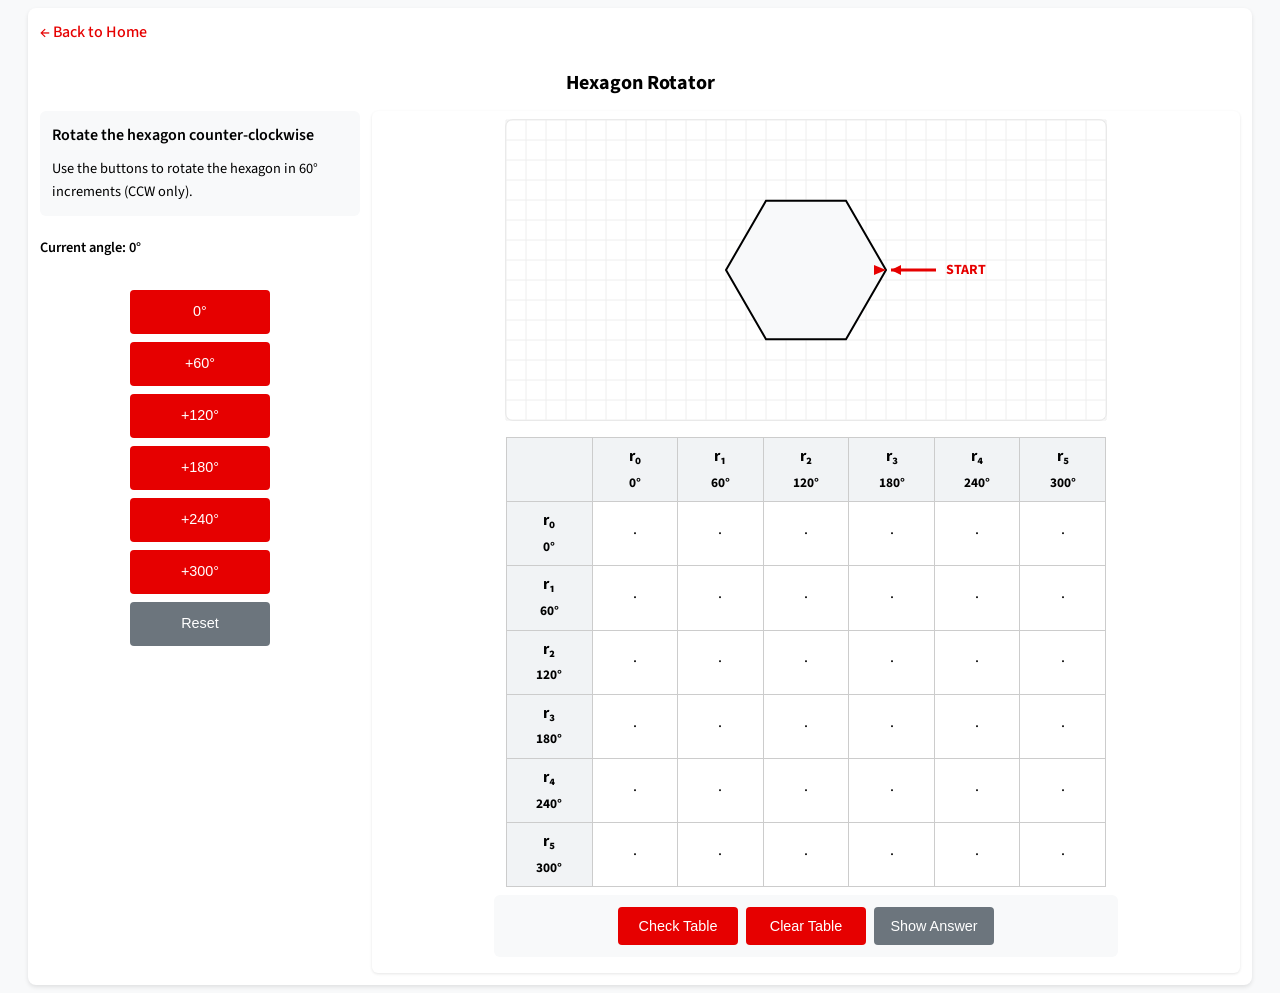
<file: widgets/hexagon-rotator/hexagon-rotator.html>
<!DOCTYPE html>
<html lang="en">
<head>
  <meta charset="UTF-8" />
  <meta name="viewport" content="width=device-width, initial-scale=1.0" />
  <title>Hexagon Rotator (CCW 60° Steps)</title>
  <link rel="preconnect" href="https://fonts.googleapis.com">
  <link rel="preconnect" href="https://fonts.gstatic.com" crossorigin>
  <link href="https://fonts.googleapis.com/css2?family=Source+Sans+Pro:wght@400;500;600;700&display=swap" rel="stylesheet">
  <link rel="stylesheet" href="../shared/styles.css">
  <style>
    .canvas-area svg {
      width: 100%;
      max-width: 600px;
      height: 300px;
      display: block;
      margin: 0 auto;
      background: #fff;
      border: 1px solid rgba(0,0,0,0.1);
      border-radius: 8px;
      overflow: visible;
    }
    .canvas-area { perspective: 800px; }
    .grid-line { stroke: #eee; stroke-width: 1; }
    .hex-shape { fill: #f8f9fa; stroke: #000; stroke-width: 2; }
    #hexOuter, #hexInner {
      transform-box: fill-box;
      transform-origin: center;
    }
    .hex-buttons { display: flex; gap: 8px; margin-top: 1rem; flex-wrap: wrap; justify-content: center; align-content: center; width: 100%; margin-left: auto; margin-right: auto; }
    .hex-buttons .widget-action-button { flex: 0 0 auto; width: 140px; height: 44px; padding: 0; box-sizing: border-box; white-space: nowrap; display: inline-flex; align-items: center; justify-content: center; }
    .hex-marker { fill: #E60000; stroke: none; pointer-events: none; }
    .start-arrow { stroke: #E60000; stroke-width: 3; fill: none; pointer-events: none; }
    .start-arrowhead { fill: #E60000; stroke: none; pointer-events: none; }
    .start-label { fill: #E60000; font-weight: 700; font-size: 14px; pointer-events: none; }
    #btnReset { background-color: #6c757d; color: white; }
    #btnReset:hover { background-color: #E60000; color: white; }
    .cayley { width: 100%; max-width: 600px; margin: 1rem auto 0; border-collapse: collapse; table-layout: fixed; }
    .cayley th, .cayley td { border: 1px solid #ccc; padding: 6px; text-align: center; white-space: nowrap; }
    .cayley td { width: 72px; }
    .cayley th { background: #f1f3f5; }
    .cayley .ok { background: #d4edda; }
    .cayley .bad { background: #f8d7da; }
    .legend { display: flex; justify-content: center; align-items: center; gap: 8px; flex-wrap: wrap; max-width: 600px; margin: 0.5rem auto 0; color: #666; }
    .table-feedback { max-width: 600px; margin: 0.5rem auto 0; text-align: center; color: #666; }
    #btnShow.inactive { background: #6c757d; color: #ffffff; }
    #btnShow.inactive:hover { background: #6c757d; }
  </style>
  </head>
  <body>
    <div class="container">
      <a href="../../index.html" class="back-link">← Back to Home</a>
      <h1>Hexagon Rotator</h1>

      <div class="controls-container">
        <aside class="sidebar">
          <div class="info">
            <h3>Rotate the hexagon counter-clockwise</h3>
            <p>Use the buttons to rotate the hexagon in 60° increments (CCW only).</p>
          </div>

          <div class="controls">
            <div class="control">
              <label>Current angle: <span id="angleReadout" class="info-readout">0°</span></label>
            </div>
          </div>

          <div class="control hex-buttons">
            <button id="btn0" class="widget-action-button">0°</button>
            <button id="btn60" class="widget-action-button">+60°</button>
            <button id="btn120" class="widget-action-button">+120°</button>
            <button id="btn180" class="widget-action-button">+180°</button>
            <button id="btn240" class="widget-action-button">+240°</button>
            <button id="btn300" class="widget-action-button">+300°</button>
            <button id="btnReset" class="widget-action-button">Reset</button>
          </div>
        </aside>

        <main class="chartarea canvas-area">
          <svg id="hexSvg" viewBox="0 0 600 300">
            <g id="grid"></g>
            <g id="hexOuter">
              <g id="hexInner">
                <!-- Regular hexagon centered near middle of viewBox -->
                <polygon id="hex" class="hex-shape" points="380,150 340,219.28 260,219.28 220,150 260,80.72 340,80.72"></polygon>
                <!-- Red corner marker at 0° (right-most vertex) -->
                <polygon id="hexMarker" class="hex-marker" points="380,150 368,145 368,155"></polygon>
              </g>
            </g>
            <!-- Persistent START indicator pointing to the initial red corner (380,150) -->
            <g id="startIndicator">
              <line class="start-arrow" x1="430" y1="150" x2="385" y2="150"></line>
              <polygon class="start-arrowhead" points="385,150 395,145 395,155"></polygon>
              <text class="start-label" x="440" y="154">START</text>
            </g>
          </svg>

          <table id="c6table" class="cayley"></table>
          <div class="legend">
            <button id="btnCheck" class="widget-action-button">Check Table</button>
            <button id="btnClear" class="widget-action-button">Clear Table</button>
            <button id="btnShow" class="widget-action-button">Show Answer</button>
          </div>
          <div id="checkMsg" class="table-feedback"></div>
        </main>
      </div>
    </div>

    <script type="module" src="hexagon-rotator.js"></script>
  </body>
</html>
</file>
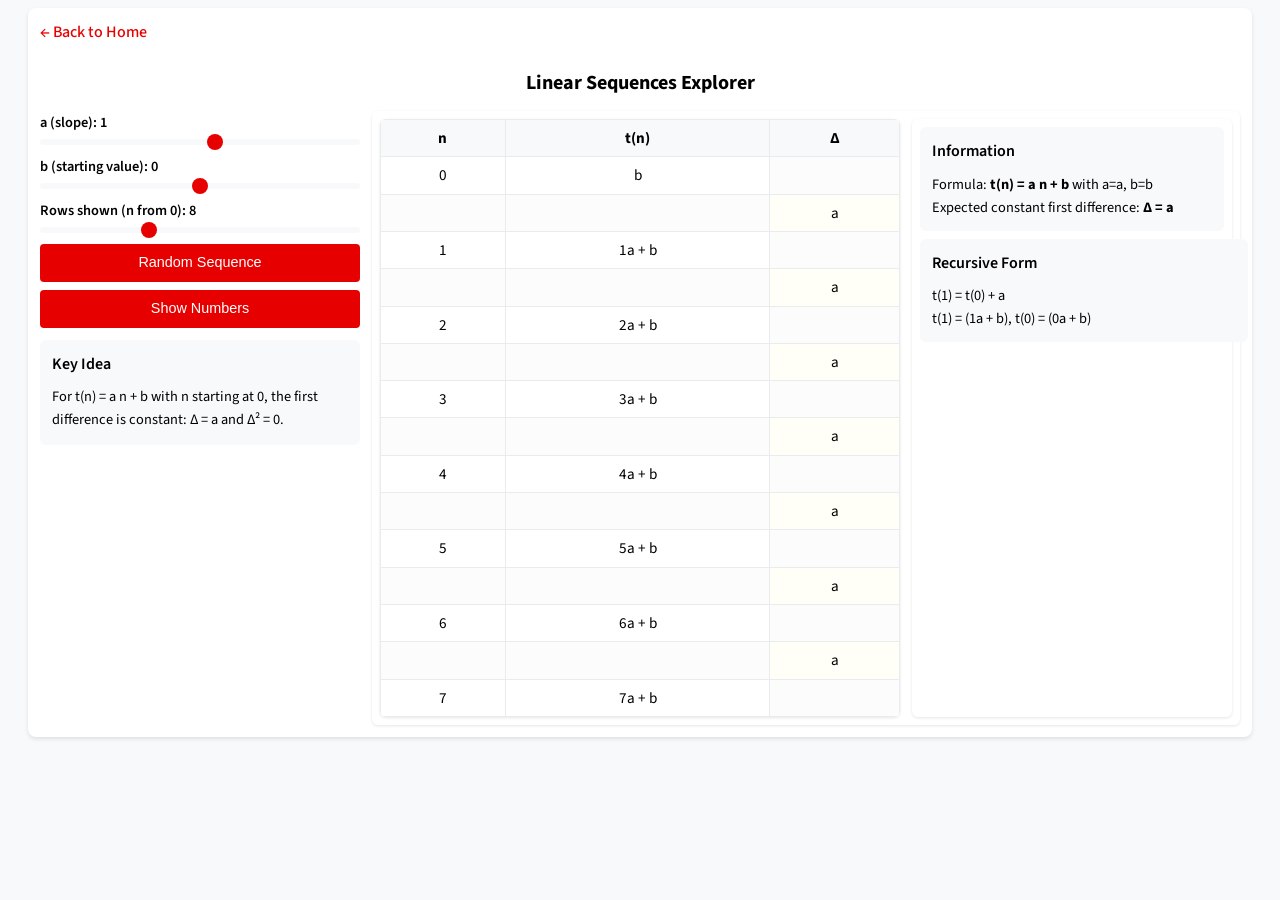
<file: widgets/linear-sequences/linear-sequences.html>
<!DOCTYPE html>
<html lang="en">
<head>
  <meta charset="UTF-8" />
  <meta name="viewport" content="width=device-width, initial-scale=1.0" />
  <title>Linear Sequences Explorer</title>
  <link rel="preconnect" href="https://fonts.googleapis.com">
  <link rel="preconnect" href="https://fonts.gstatic.com" crossorigin>
  <link href="https://fonts.googleapis.com/css2?family=Source+Sans+Pro:wght@400;500;600;700&display=swap" rel="stylesheet">
  <link rel="stylesheet" href="../shared/styles.css">
  <style>
    .table-wrap {
      overflow-x: auto;
      background: white;
      border-radius: 6px;
      box-shadow: 0 1px 3px rgba(0,0,0,0.1);
    }
    table.difftable {
      width: 100%;
      border-collapse: collapse;
      min-width: 520px;
    }
    .difftable th, .difftable td {
      border: 1px solid #e9ecef;
      padding: 6px 8px;
      text-align: center;
      font-size: 0.95rem;
      color: #000000;
      vertical-align: middle;
    }
    .difftable th { background: #f8f9fa; }
    .difftable td.muted { color: #888; background: #fcfcfc; }
    .difftable td.offset-d1 { background: #fffef7; }
    .difftable td.offset-d2 { background: #f7fffb; }
    .difftable td.blank { background: #fcfcfc; color: #ccc; }
    .t-cell, .d1-cell, .d2-cell { cursor: pointer; }
    .hl-t { background: #ffefd6 !important; box-shadow: inset 0 0 0 2px #F0B800; }
    .hl-d1 { background: #e6f7ff !important; box-shadow: inset 0 0 0 2px #00A3FF; }
    .hl-d2 { background: #e8ffe8 !important; box-shadow: inset 0 0 0 2px #00B800; }
    .hl-selected { background: #fff1a8 !important; box-shadow: inset 0 0 0 3px #000000; }
    .summary { margin-top: 0.5rem; color: #000000; }
    .summary strong { color: #000000; }

    /* Two-panel layout like quadratic widget */
    .panels {
      display: grid;
      grid-template-columns: 1fr;
      gap: 0.75rem;
    }
    @media (min-width: 900px) {
      .panels { grid-template-columns: 1.2fr 1fr; }
    }
    .info-panel {
      background: #fff;
      border-radius: 6px;
      padding: 0.5rem;
      box-shadow: 0 1px 3px rgba(0,0,0,0.1);
    }
  </style>
</head>
<body>
  <div class="container">
    <a class="back-link" href="../../index.html">← Back to Home</a>
    <h1>Linear Sequences Explorer</h1>

    <div class="controls-container">
      <aside class="sidebar">
        <div class="controls">
          <div class="control">
            <label for="aRange">a (slope): <span id="aVal" class="inline-val">1</span></label>
            <input id="aRange" type="range" min="-10" max="10" step="1" value="1" />
          </div>
          <div class="control">
            <label for="bRange">b (starting value): <span id="bVal" class="inline-val">0</span></label>
            <input id="bRange" type="range" min="-20" max="20" step="1" value="0" />
          </div>
          <div class="control">
            <label for="rowsRange">Rows shown (n from 0): <span id="rowsVal" class="inline-val">8</span></label>
            <input id="rowsRange" type="range" min="4" max="16" step="1" value="8" />
          </div>
          <div class="control">
            <button id="btnRandom" class="widget-action-button">Random Sequence</button>
          </div>
          <div class="control">
            <button id="btnToggleMode" class="widget-action-button">Show Numbers</button>
          </div>
        </div>
        <div class="info">
          <h3>Key Idea</h3>
          <p>For t(n) = a n + b with n starting at 0, the first difference is constant: Δ = a and Δ² = 0.</p>
        </div>
      </aside>

      <main class="chartarea">
        <div class="panels">
          <section>
            <div class="table-wrap">
              <table id="diffTable" class="difftable"></table>
            </div>
          </section>
          <section class="info-panel">
            <div class="info" style="margin-bottom: 0.5rem;">
              <h3>Information</h3>
              <div class="summary" style="margin-top: 0;">
                <div>Formula: <strong>t(n) = a n + b</strong> with a=<span id="sa">a</span>, b=<span id="sb">b</span></div>
                <div>Expected constant first difference: <strong>Δ = a</strong></div>
              </div>
            </div>
            <div id="recursionPanel"></div>
          </section>
        </div>
      </main>
    </div>
  </div>

  <script type="module" src="linear-sequences.js"></script>
</body>
</html>
</file>
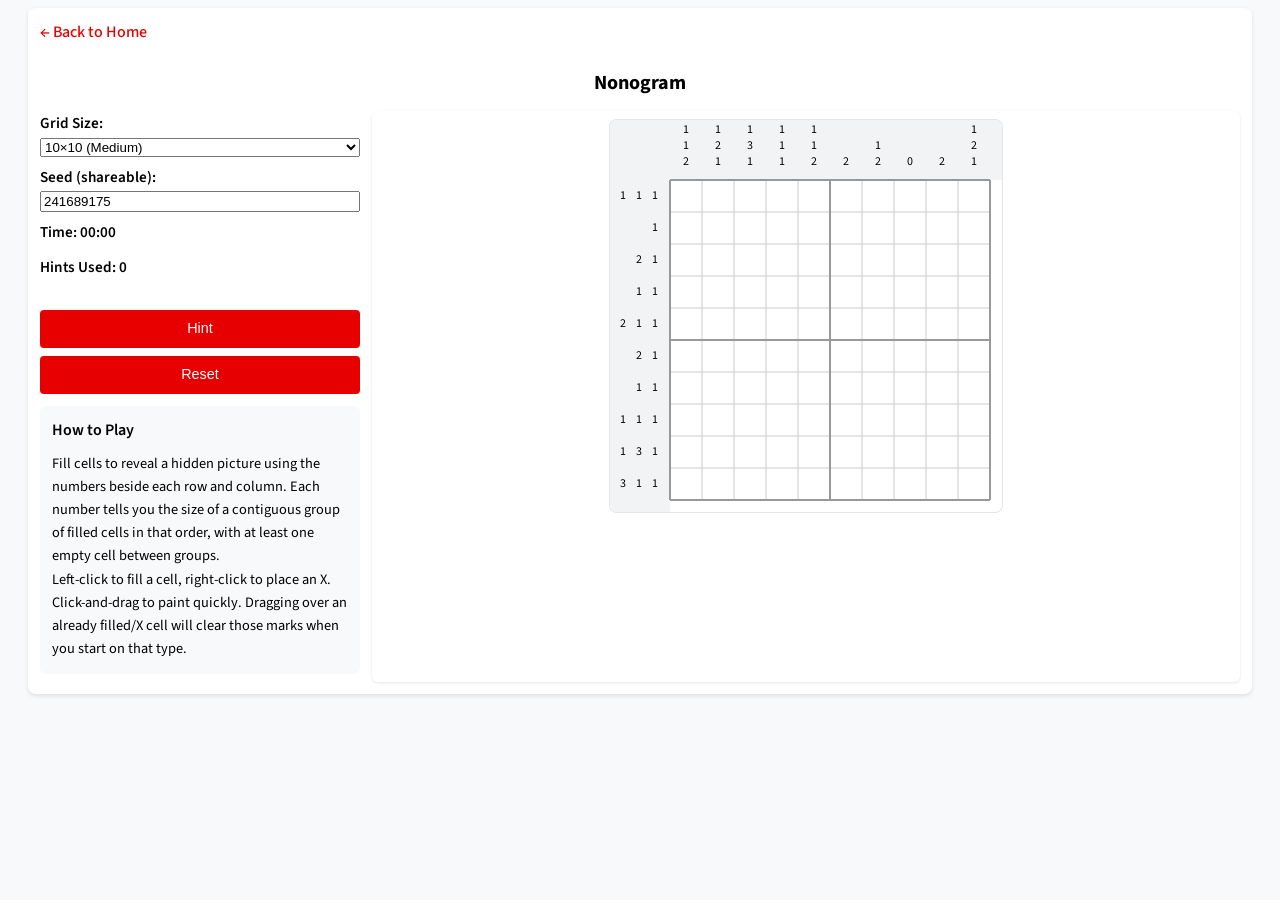
<file: widgets/nonogram/nonogram.html>
<!DOCTYPE html>
<html lang="en">
<head>
  <meta charset="UTF-8" />
  <meta name="viewport" content="width=device-width, initial-scale=1.0" />
  <title>Nonogram</title>
  <link rel="preconnect" href="https://fonts.googleapis.com">
  <link rel="preconnect" href="https://fonts.gstatic.com" crossorigin>
  <link href="https://fonts.googleapis.com/css2?family=Source+Sans+Pro:wght@400;500;600;700&display=swap" rel="stylesheet">
  <link rel="stylesheet" href="../shared/styles.css">
  <style>
    .nonogram-area canvas {
      width: 100%;
      max-width: 600px;
      height: auto;
      display: block;
      margin: 0 auto;
      background: #fff;
      border: 1px solid rgba(0,0,0,0.1);
      border-radius: 8px;
    }
    .controls .control label { font-size: 0.95rem; }
    .sidebar .button-group { display: flex; gap: 0.5rem; margin-top: 1rem; }
    .sidebar .button-group > .widget-action-button { flex-grow: 1; flex-basis: 0; }
    #nonogramWarning { display:none; position:absolute; top:10px; left:50%; transform:translateX(-50%); background: rgba(255,0,0,0.85); color:#fff; padding:4px 10px; border-radius:4px; font-size:0.9rem; z-index:10; }
    .nonogram-win {
      display: none;
      max-width: 600px;
      margin: 0.75rem auto 0;
      padding: 0.75rem 1rem;
      background: #28a745;
      color: #fff;
      border: 1px solid #155724;
      border-radius: 8px;
      text-align: center;
      font-weight: 600;
    }
  </style>
</head>
<body>
  <div class="container">
    <a href="../../index.html" class="back-link">← Back to Home</a>
    <h1>Nonogram</h1>

    <div class="controls-container">
      <aside class="sidebar">
        <div class="controls">
          <div class="control">
            <label for="sizeSelect">Grid Size:</label>
            <select id="sizeSelect">
              <option value="5">5×5 (Easy)</option>
              <option value="10" selected>10×10 (Medium)</option>
              <option value="15">15×15 (Hard)</option>
            </select>
          </div>
          <div class="control">
            <label for="seedInput">Seed (shareable):</label>
            <input id="seedInput" type="text" placeholder="random" />
          </div>
          <div class="control">
            <label>Time: <span id="timeDisplay" class="info-readout">00:00</span></label>
          </div>
          <div class="control">
            <label>Hints Used: <span id="hintsDisplay" class="info-readout">0</span></label>
          </div>
        </div>

        <div class="control button-group">
          <button id="hintButton" class="widget-action-button">Hint</button>
          <button id="resetButton" class="widget-action-button">Reset</button>
        </div>

        <div class="info">
          <h3>How to Play</h3>
          <p>Fill cells to reveal a hidden picture using the numbers beside each row and column. Each number tells you the size of a contiguous group of filled cells in that order, with at least one empty cell between groups.</p>
          <p>Left-click to fill a cell, right-click to place an X. Click-and-drag to paint quickly. Dragging over an already filled/X cell will clear those marks when you start on that type.</p>
        </div>
      </aside>

      <main class="chartarea nonogram-area">
        <div id="nonogramWarning">Invalid Move!</div>
        <canvas id="nonogramCanvas"></canvas>
        <div id="nonogramWin" class="nonogram-win"></div>
      </main>
    </div>
  </div>

  <script type="module" src="nonogram.js"></script>
</body>
</html>
</file>
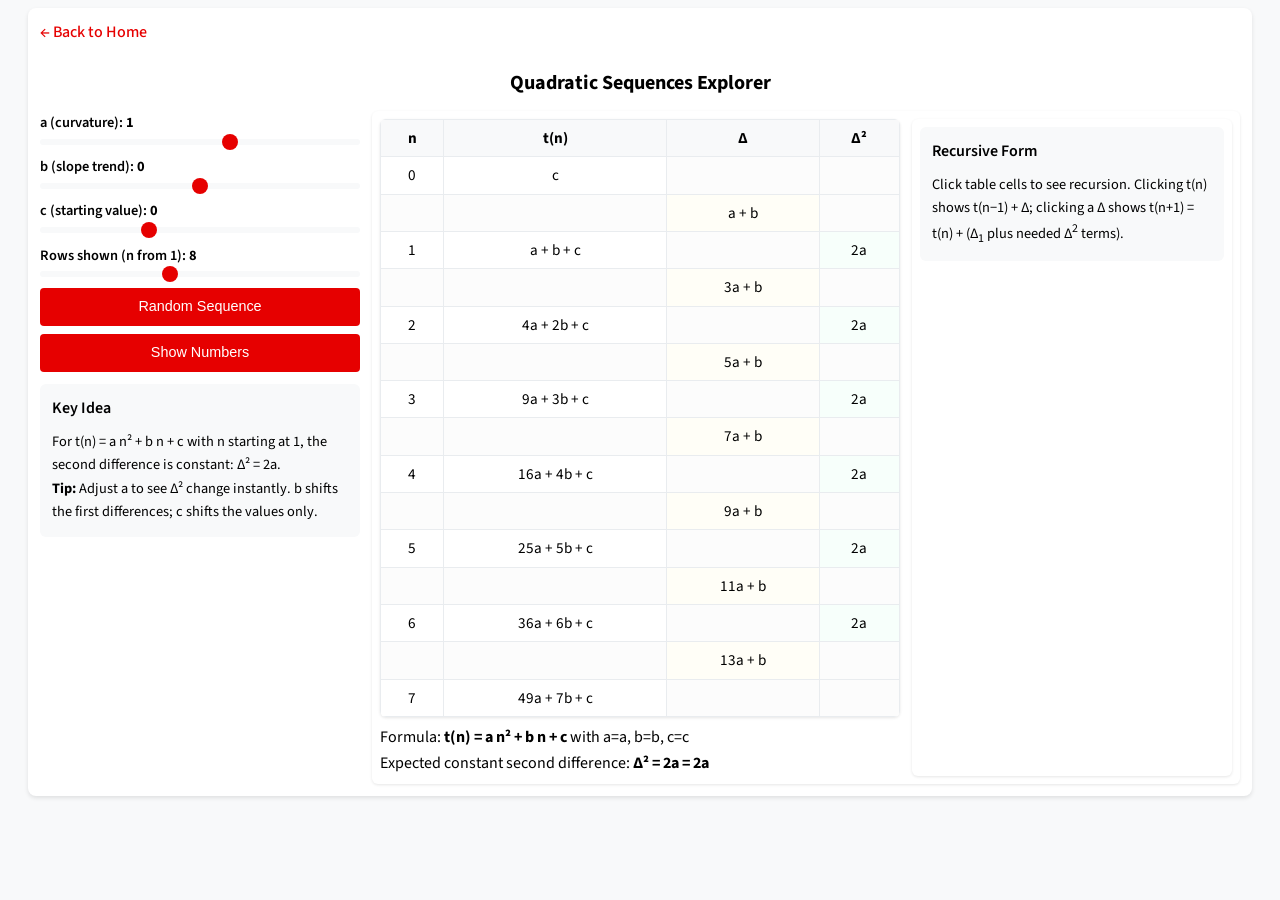
<file: widgets/quadratic-sequences/quadratic-differences.html>
<!DOCTYPE html>
<html lang="en">
<head>
  <meta charset="UTF-8" />
  <meta name="viewport" content="width=device-width, initial-scale=1.0" />
  <title>Quadratic Sequences Explorer</title>
  <link rel="preconnect" href="https://fonts.googleapis.com">
  <link rel="preconnect" href="https://fonts.gstatic.com" crossorigin>
  <link href="https://fonts.googleapis.com/css2?family=Source+Sans+Pro:wght@400;500;600;700&display=swap" rel="stylesheet">
  <link rel="stylesheet" href="../shared/styles.css">
  <style>
    .table-wrap {
      overflow-x: auto;
      background: white;
      border-radius: 6px;
      box-shadow: 0 1px 3px rgba(0,0,0,0.1);
    }
    table.difftable {
      width: 100%;
      border-collapse: collapse;
      min-width: 520px;
    }
    .difftable th, .difftable td {
      border: 1px solid #e9ecef;
      padding: 6px 8px;
      text-align: center;
      font-size: 0.95rem;
      color: #000000;
      vertical-align: middle;
    }
    .difftable th { background: #f8f9fa; }
    .difftable td.muted { color: #888; background: #fcfcfc; }
    /* Visual offset styling for difference rows */
    .difftable td.offset-d1 { background: #fffef7; }
    .difftable td.offset-d2 { background: #f7fffb; }
    .difftable td.blank { background: #fcfcfc; color: #ccc; }
    /* Interactivity */
    .t-cell, .d1-cell, .d2-cell { cursor: pointer; }
    .hl-t { background: #ffefd6 !important; box-shadow: inset 0 0 0 2px #F0B800; }
    .hl-d1 { background: #e6f7ff !important; box-shadow: inset 0 0 0 2px #00A3FF; }
    .hl-d2 { background: #e8ffe8 !important; box-shadow: inset 0 0 0 2px #00B800; }
    .hl-selected { background: #fff1a8 !important; box-shadow: inset 0 0 0 3px #000000; }
    .hl-base { background: #fff1a8 !important; box-shadow: inset 0 0 0 3px #E60000; }
    .summary { margin-top: 0.5rem; color: #000000; }
    .summary strong { color: #000000; }

    .panels {
      display: grid;
      grid-template-columns: 1fr;
      gap: 0.75rem;
    }
    @media (min-width: 900px) {
      .panels { grid-template-columns: 1.2fr 1fr; }
    }

    .stars-panel {
      background: #fff;
      border-radius: 6px;
      padding: 0.5rem 0.5rem 0.25rem 0.5rem;
      box-shadow: 0 1px 3px rgba(0,0,0,0.1);
    }
    .stars-steps {
      display: grid;
      grid-template-columns: repeat(2, minmax(0, 1fr));
      gap: 0.5rem;
    }
    .step {
      border: 1px solid #e9ecef;
      border-radius: 6px;
      padding: 0.5rem;
      background: #fdfdfd;
    }
    .step h4 {
      margin: 0 0 0.25rem 0;
      font-size: 0.95rem;
      color: #000000;
      display: flex;
      justify-content: space-between;
      align-items: center;
    }
    .stars {
      display: grid;
      grid-template-columns: repeat(auto-fill, minmax(18px, 1fr));
      gap: 2px 4px;
      align-items: start;
      min-height: 22px;
    }
    .star {
      font-size: 16px;
      line-height: 1;
      color: #F0B800;
      text-shadow: 0 1px 0 rgba(0,0,0,0.05);
      user-select: none;
    }
    .star.dim { color: #e3e3e3; }
    .step .value { font-weight: 700; color: #E60000; font-size: 0.95rem; }

    .controls .inline-val { font-weight: 700; color: #000000; }
  </style>
</head>
<body>
  <div class="container">
    <a class="back-link" href="../../index.html">← Back to Home</a>
    <h1>Quadratic Sequences Explorer</h1>

    <div class="controls-container">
      <aside class="sidebar">
        <div class="controls">
          <div class="control">
            <label for="aRange">a (curvature): <span id="aVal" class="inline-val">1</span></label>
            <input id="aRange" type="range" min="-5" max="5" step="1" value="1" />
          </div>
          <div class="control">
            <label for="bRange">b (slope trend): <span id="bVal" class="inline-val">0</span></label>
            <input id="bRange" type="range" min="-10" max="10" step="1" value="0" />
          </div>
          <div class="control">
            <label for="cRange">c (starting value): <span id="cVal" class="inline-val">0</span></label>
            <input id="cRange" type="range" min="-10" max="20" step="1" value="0" />
          </div>
          <div class="control">
            <label for="rowsRange">Rows shown (n from 1): <span id="rowsVal" class="inline-val">8</span></label>
            <input id="rowsRange" type="range" min="4" max="14" step="1" value="8" />
          </div>
          <div class="control">
            <button id="btnRandom" class="widget-action-button">Random Sequence</button>
          </div>
          <div class="control">
            <button id="btnToggleMode" class="widget-action-button">Show Numbers</button>
          </div>
        </div>
        <div class="info">
          <h3>Key Idea</h3>
          <p>For t(n) = a n² + b n + c with n starting at 1, the second difference is constant: Δ² = 2a.</p>
          <p><strong>Tip:</strong> Adjust a to see Δ² change instantly. b shifts the first differences; c shifts the values only.</p>
        </div>
      </aside>

      <main class="chartarea">
        <div class="panels">
          <section>
            <div class="table-wrap">
              <table id="diffTable" class="difftable"></table>
            </div>
            <div class="summary">
              <div>Formula: <strong>t(n) = a n² + b n + c</strong> with a=<span id="sa">1</span>, b=<span id="sb">0</span>, c=<span id="sc">0</span></div>
              <div>Expected constant second difference: <strong>Δ² = 2a = <span id="sdd">2</span></strong></div>
            </div>
          </section>

          <section class="stars-panel">
            <div class="info" style="margin-bottom: 0.5rem;">
              <h3>Recursive Form</h3>
              <p>Click table cells to see recursion. Clicking t(n) shows t(n−1) + Δ; clicking a Δ shows t(n+1) = t(n) + (Δ<sub>1</sub> plus needed Δ<sup>2</sup> terms).</p>
            </div>
            <div id="recursionPanel" class="stars-steps"></div>
          </section>
        </div>
      </main>
    </div>
  </div>

  <script type="module" src="quadratic-differences.js"></script>
</body>
</html>
</file>
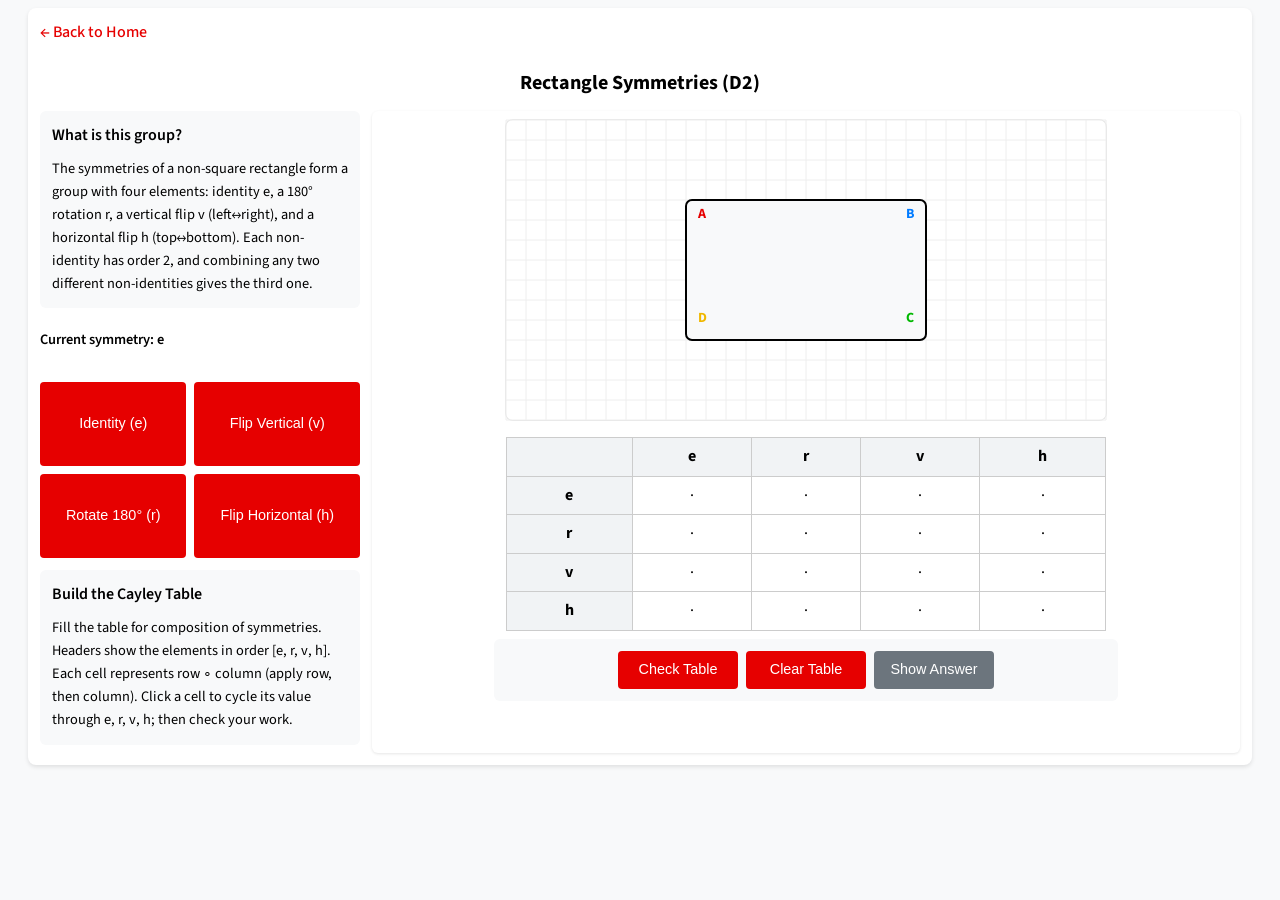
<file: widgets/rectangle-rotator/rectangle-rotator.html>
<!DOCTYPE html>
<html lang="en">
<head>
  <meta charset="UTF-8" />
  <meta name="viewport" content="width=device-width, initial-scale=1.0" />
  <title>Rectangle Symmetries (D2)</title>
  <link rel="preconnect" href="https://fonts.googleapis.com">
  <link rel="preconnect" href="https://fonts.gstatic.com" crossorigin>
  <link href="https://fonts.googleapis.com/css2?family=Source+Sans+Pro:wght@400;500;600;700&display=swap" rel="stylesheet">
  <link rel="stylesheet" href="../shared/styles.css">
  <style>
    .canvas-area svg {
      width: 100%;
      max-width: 600px;
      height: 300px;
      display: block;
      margin: 0 auto;
      background: #fff;
      border: 1px solid rgba(0,0,0,0.1);
      border-radius: 8px;
      overflow: visible;
    }
    .canvas-area { perspective: 800px; }
    .grid-line { stroke: #eee; stroke-width: 1; }
    .rect-shape { fill: #f8f9fa; stroke: #000; stroke-width: 2; }
    .corner-label { font-size: 14px; font-weight: 700; fill: #000; pointer-events: none; }
    #labelA { fill: #E60000; }
    #labelB { fill: #007bff; }
    #labelC { fill: #00B800; }
    #labelD { fill: #F0B800; }
    #rectOuter, #rectInner { 
      transform-box: fill-box; 
      transform-origin: center;
    }
    #rectInner { transform-style: preserve-3d; }

    .sidebar .button-group { display: flex; gap: 0.5rem; margin-top: 1rem; flex-wrap: wrap; }
    .sidebar .button-group > .widget-action-button { flex: 1 1 46%; }

    .cayley { width: 100%; max-width: 600px; margin: 1rem auto 0; border-collapse: collapse; }
    .cayley th, .cayley td { border: 1px solid #ccc; padding: 6px; text-align: center; }
    .cayley th { background: #f1f3f5; }
    .cayley .ok { background: #d4edda; }
    .cayley .bad { background: #f8d7da; }
    .legend { display: flex; justify-content: center; align-items: center; gap: 8px; flex-wrap: wrap; max-width: 600px; margin: 0.5rem auto 0; color: #666; }
    .table-feedback { max-width: 600px; margin: 0.5rem auto 0; text-align: center; color: #666; }
    #btnShow.inactive { background: #6c757d; color: #ffffff; }
    #btnShow.inactive:hover { background: #6c757d; }
  </style>
</head>
<body>
  <div class="container">
    <a href="../../index.html" class="back-link">← Back to Home</a>
    <h1>Rectangle Symmetries (D2)</h1>

    <div class="controls-container">
      <aside class="sidebar">
        <div class="info">
          <h3>What is this group?</h3>
          <p>The symmetries of a non-square rectangle form a group with four elements: identity e, a 180° rotation r, a vertical flip v (left↔right), and a horizontal flip h (top↔bottom). Each non-identity has order 2, and combining any two different non-identities gives the third one.</p>
        </div>
        <div class="controls">
          <div class="control">
            <label>Current symmetry: <span id="currentOp" class="info-readout">e</span></label>
          </div>
        </div>
        <div class="control button-group">
          <button id="btnIdentity" class="widget-action-button">Identity (e)</button>
          <button id="btnRotate" class="widget-action-button">Rotate 180° (r)</button>
          <button id="btnFlipV" class="widget-action-button">Flip Vertical (v)</button>
          <button id="btnFlipH" class="widget-action-button">Flip Horizontal (h)</button>
        </div>

        <div class="info">
          <h3>Build the Cayley Table</h3>
          <p>Fill the table for composition of symmetries. Headers show the elements in order [e, r, v, h]. Each cell represents row ∘ column (apply row, then column). Click a cell to cycle its value through e, r, v, h; then check your work.</p>
        </div>
      </aside>

      <main class="chartarea canvas-area">
        <svg id="gtSvg" viewBox="0 0 600 300">
          <g id="grid"></g>
          <g id="rectOuter" class="animRotate">
            <g id="rectInner">
              <rect id="rect" class="rect-shape" x="180" y="80" width="240" height="140" rx="6" ry="6"></rect>
              <text id="labelA" class="corner-label" x="192" y="98">A</text>
              <text id="labelB" class="corner-label" x="408" y="98" text-anchor="end">B</text>
              <text id="labelC" class="corner-label" x="408" y="202" text-anchor="end">C</text>
              <text id="labelD" class="corner-label" x="192" y="202">D</text>
            </g>
          </g>
        </svg>

        <table id="cayley" class="cayley"></table>
        <div class="legend">
          <button id="btnCheck" class="widget-action-button">Check Table</button>
          <button id="btnClear" class="widget-action-button">Clear Table</button>
          <button id="btnShow" class="widget-action-button">Show Answer</button>
        </div>
        <div id="checkMsg" class="table-feedback"></div>
      </main>
    </div>
  </div>

  <script type="module" src="rectangle-rotator.js"></script>
</body>
</html>
</file>
<file: widgets/shared/styles.css>
/* Common styles for all widgets */
body {
  font-family: 'Source Sans Pro', -apple-system, BlinkMacSystemFont, 'Segoe UI', Roboto, Oxygen, Ubuntu, Cantarell, sans-serif;
  line-height: 1.6;
  margin: 0;
  padding: 0.5rem;
  background-color: #f8f9fa;
}

.container {
  max-width: 1200px;
  margin: 0 auto;
  background: white;
  border-radius: 8px;
  padding: 0.75rem;
  box-shadow: 0 2px 4px rgba(0,0,0,0.1);
}

.back-link {
  display: inline-block;
  margin-bottom: 0.5rem;
  color: #E60000;
  text-decoration: none;
  font-weight: 500;
}

.back-link:hover {
  color: #cc0000;
  text-decoration: underline;
}

h1 {
  color: #000000;
  font-size: 1.25rem;
  margin-bottom: 0.75rem;
  text-align: center;
}

.controls-container {
  display: flex;
  flex-wrap: wrap;
  gap: 0.75rem;
}

.sidebar {
  width: 320px;
  flex: 0 0 320px;
  display: flex;
  flex-direction: column;
  gap: 0.75rem;
}

.controls {
  display: flex;
  flex-direction: column;
  gap: 0.5rem;
}

.control {
  display: flex;
  flex-direction: column;
}

.control.inline {
  flex-direction: row;
  align-items: center;
  gap: 0.5rem;
}

.control label {
  font-weight: 600;
  margin-bottom: 0.15rem;
  color: #000000;
  font-size: 0.9rem;
}

.control input[type="range"] {
  width: 100%;
  margin: 0.15rem 0;
  -webkit-appearance: none;
  background: #f8f9fa;
  height: 6px;
  border-radius: 3px;
  outline: none;
}

.control input[type="range"]::-webkit-slider-thumb {
  -webkit-appearance: none;
  width: 16px;
  height: 16px;
  background: #E60000;
  border-radius: 50%;
  cursor: pointer;
  transition: all 0.2s ease;
}

.control input[type="range"]::-webkit-slider-thumb:hover {
  transform: scale(1.1);
}

.control input[type="range"]::-moz-range-thumb {
  width: 16px;
  height: 16px;
  background: #E60000;
  border-radius: 50%;
  cursor: pointer;
  transition: all 0.2s ease;
  border: none;
}

.control input[type="range"]::-moz-range-thumb:hover {
  transform: scale(1.1);
}

.control input[type="checkbox"] {
  margin: 0;
}

.legend,
.info {
  font-size: 0.9rem;
  background: #f8f9fa;
  padding: 0.75rem;
  border-radius: 6px;
  margin-bottom: 0.5rem;
}

.legend {
  margin-bottom: 0;
  display: inline-block;
}

.legend h3,
.info h3 {
  margin: 0 0 0.5rem 0;
  font-size: 1rem;
  color: #000000;
  font-weight: 600;
}

.legend p,
.info p {
  margin: 0.1rem 0;
  color: #000000;
}

.swatch {
  display: inline-block;
  width: 24px;
  height: 3px;
  margin-right: 6px;
  vertical-align: middle;
}

.swatch.parent { background: #666; }
.swatch.trans { background: #E60000; }
.swatch.axis { background: #F0B800; }
.swatch.asymptote { background: #F0B800; }

.chartarea {
  flex: 1 1 400px;
  background: white;
  padding: 0.5rem;
  border-radius: 6px;
  box-shadow: 0 1px 3px rgba(0,0,0,0.1);
}

canvas {
  max-width: 100%;
  height: 300px;
}

/* Common styles for action buttons within widgets */
.widget-action-button {
  display: inline-block; /* More versatile */
  padding: 0.65rem 1rem; 
  background: #E60000;
  color: white;
  border: none;
  border-radius: 4px;
  cursor: pointer;
  font-weight: 500;
  text-align: center;
  text-decoration: none;
  transition: all 0.2s ease;
  font-size: 0.9rem; 
  min-width: 120px; /* Ensure a decent minimum size */
  line-height: 1.2; /* Ensure text vertical align is good */
}

.widget-action-button:hover {
  background: #cc0000;
  transform: translateY(-1px);
  box-shadow: 0 2px 4px rgba(0,0,0,0.1);
}

.widget-action-button:disabled {
  background: #ccc;
  cursor: not-allowed;
  transform: none;
  box-shadow: none;
}

/* If a .widget-action-button is a direct child of a display:flex container, 
   and we want it to take full width or grow: */
.flex-container > .widget-action-button {
    /* flex-grow: 1; /* Uncomment if buttons in flex should always grow */
    /* width: 100%; /* Uncomment if buttons in flex should take full width of flex item */
}

/* Mobile styles */
@media (max-width: 768px) {
  body {
    padding: 0.25rem;
  }
  .container {
    padding: 0.5rem;
  }
  .controls-container {
    flex-direction: column;
  }
  .sidebar {
    width: 100%;
    flex: 1 1 100%;
    align-items: center;
    order: 1;
  }
  .chartarea {
    order: 2;
    padding: 0.5rem;
    width: calc(100% - 1rem);
    margin: 0 auto;
  }
  .controls {
    width: calc(100% - 1rem);
    max-width: 500px;
  }
  .info {
    width: calc(100% - 1rem);
    max-width: 500px;
    margin-bottom: 0.5rem;
  }
  .legend {
    width: calc(100% - 1rem);
    max-width: 500px;
    margin-top: 0.5rem;
    order: 3;
    text-align: left;
    margin-left: auto;
    margin-right: auto;
    display: block;
  }
  canvas {
    height: 250px;
  }
}
</file>
